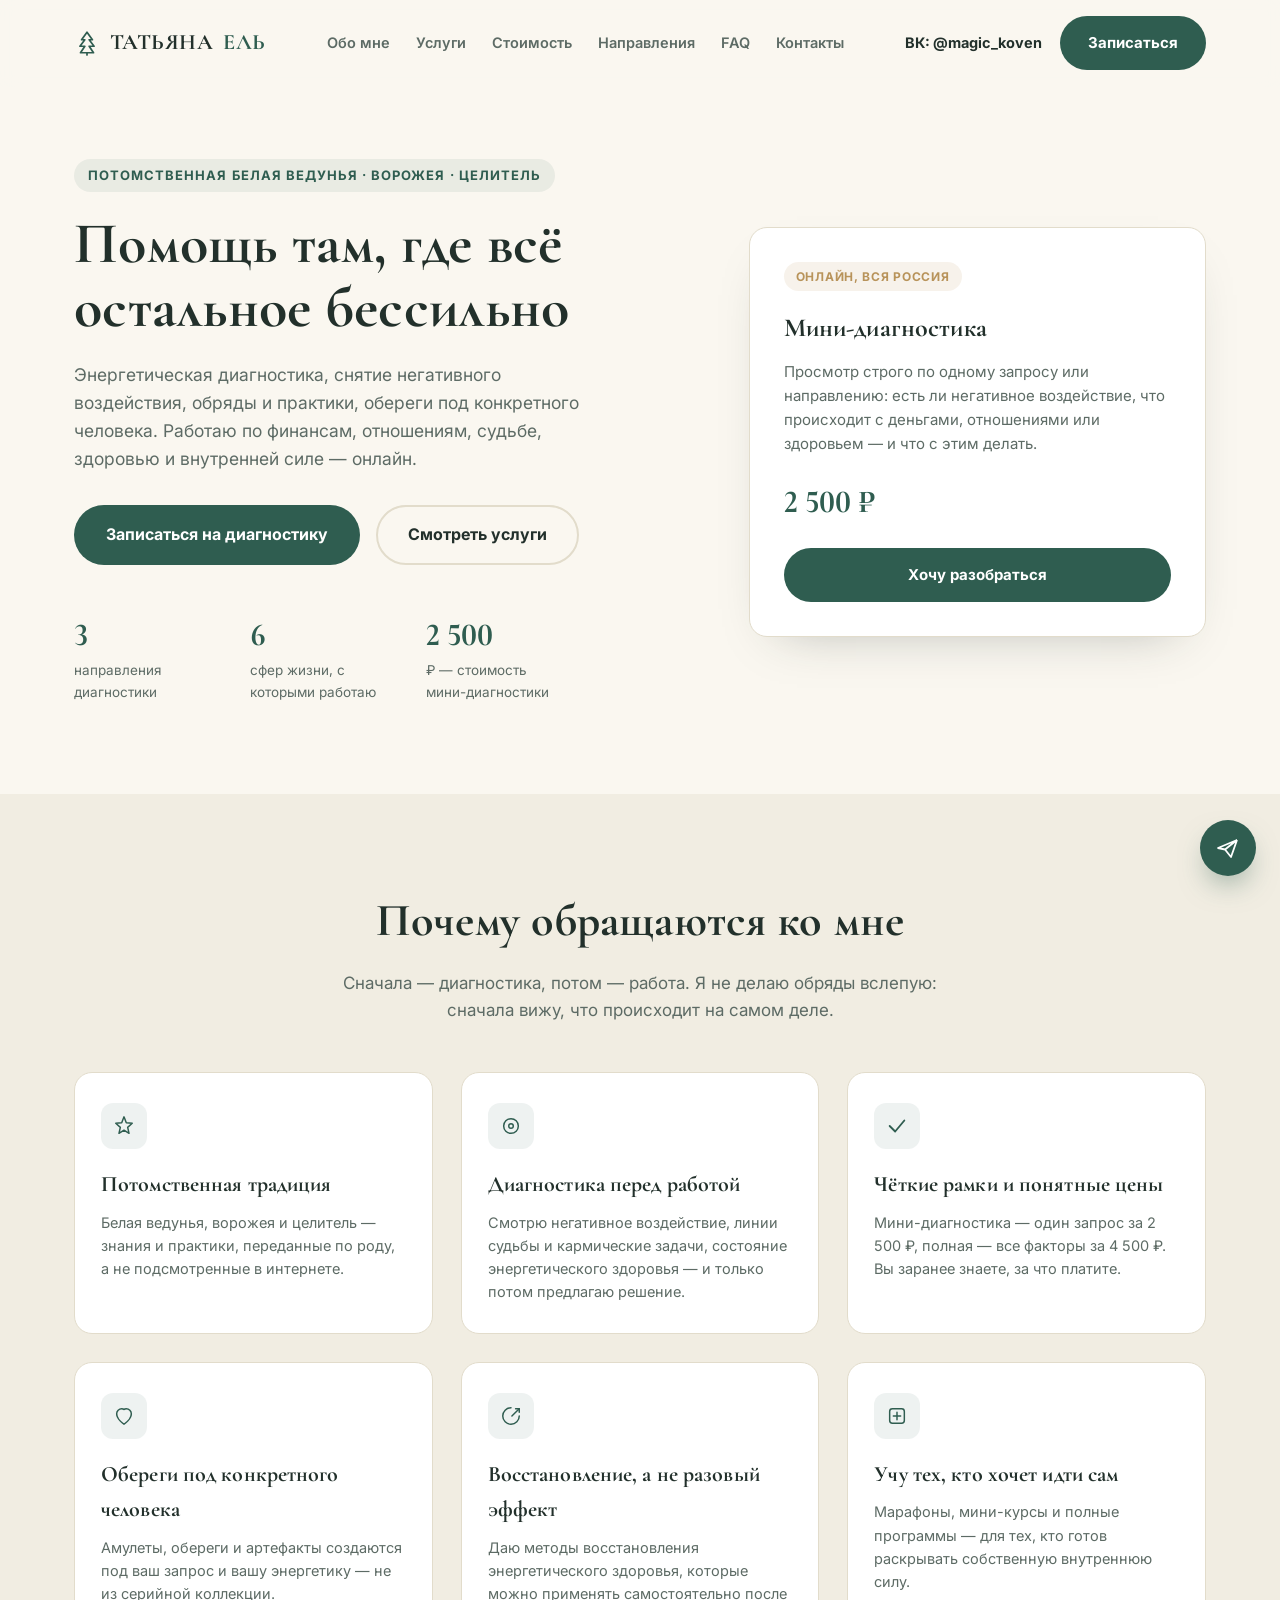
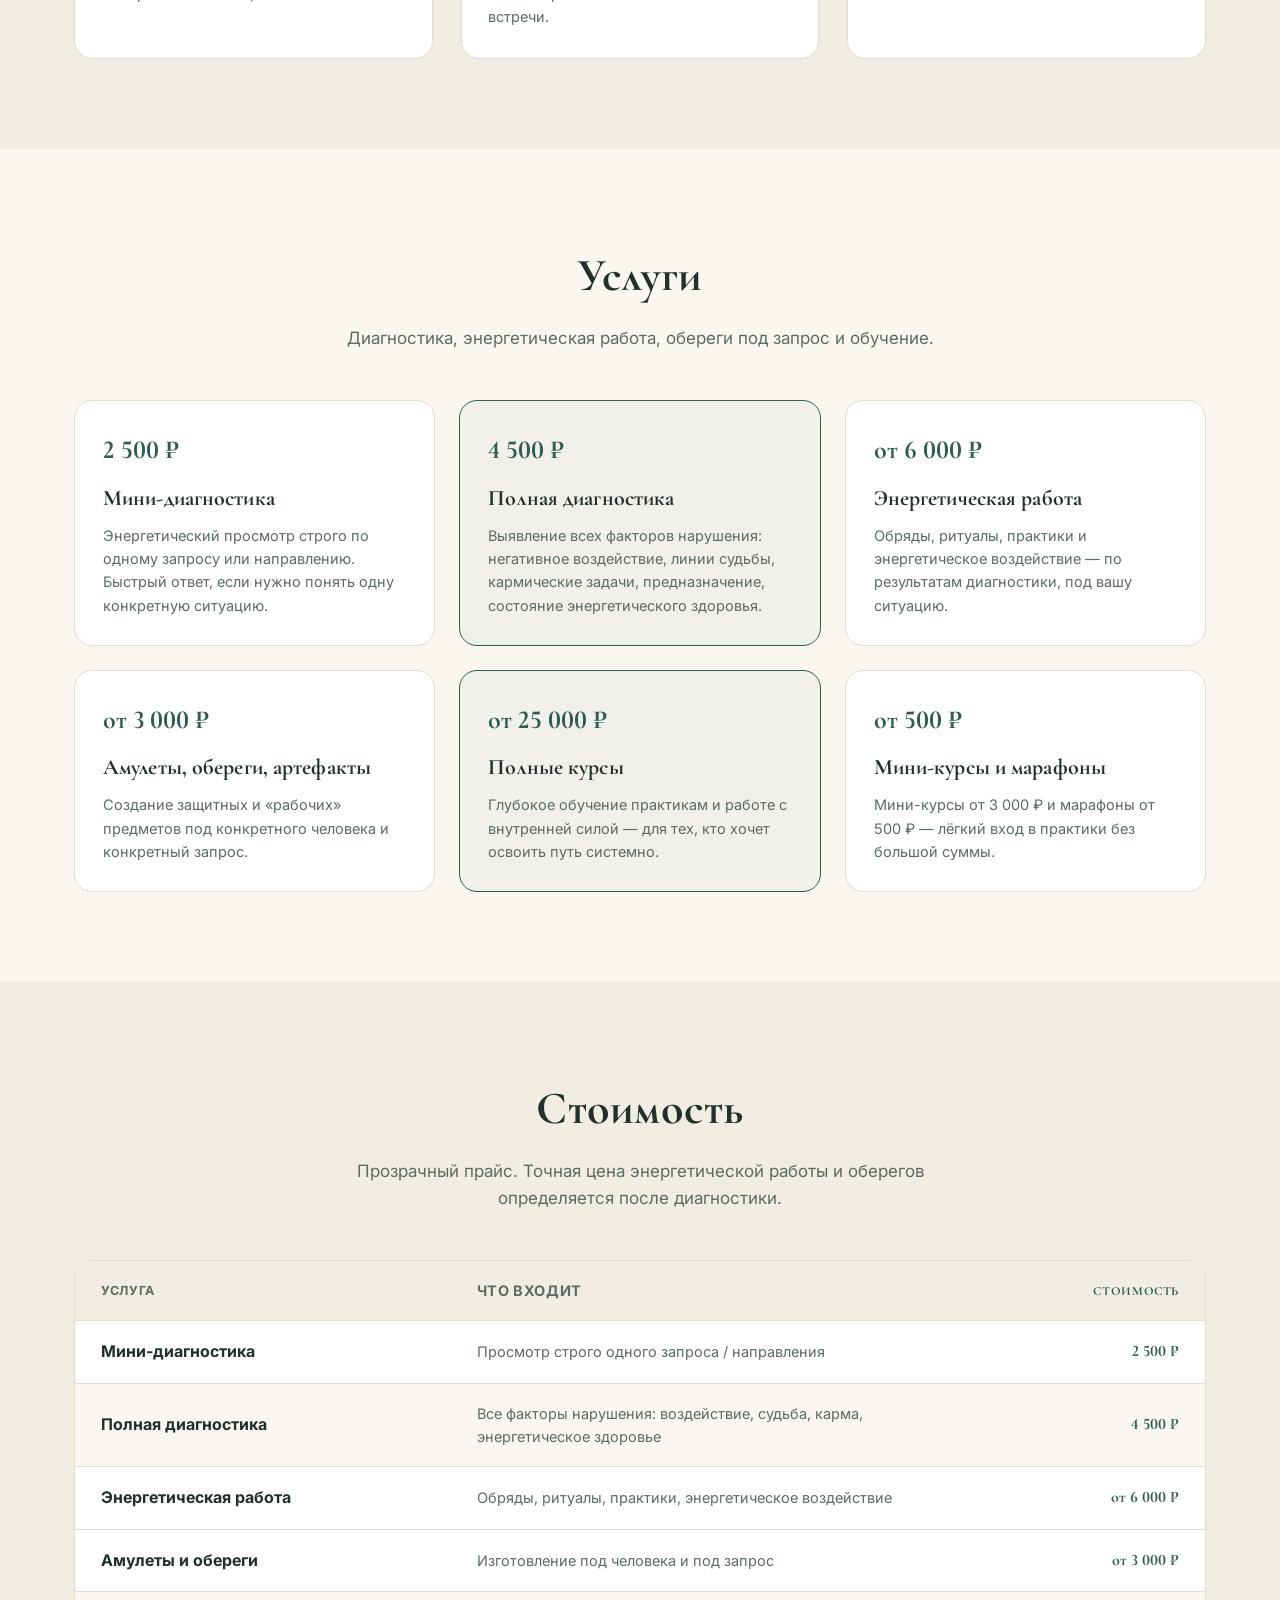
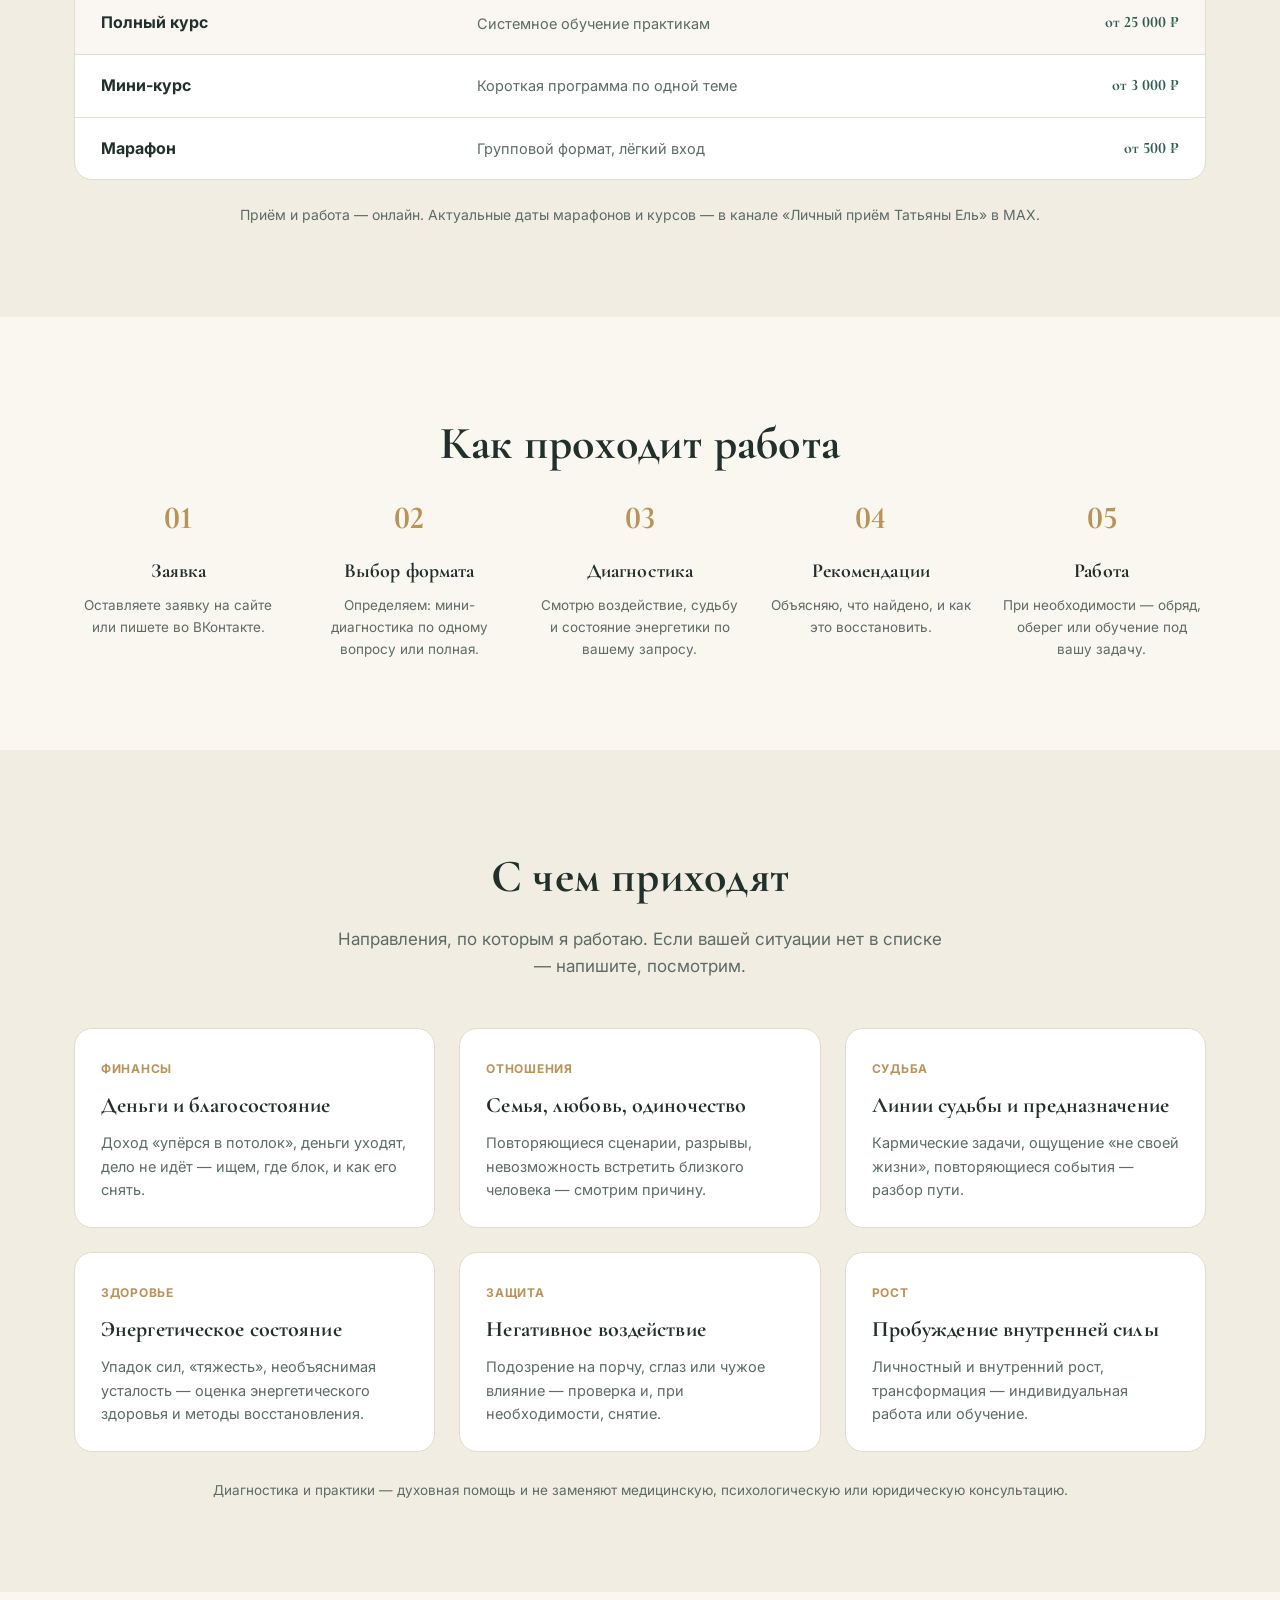
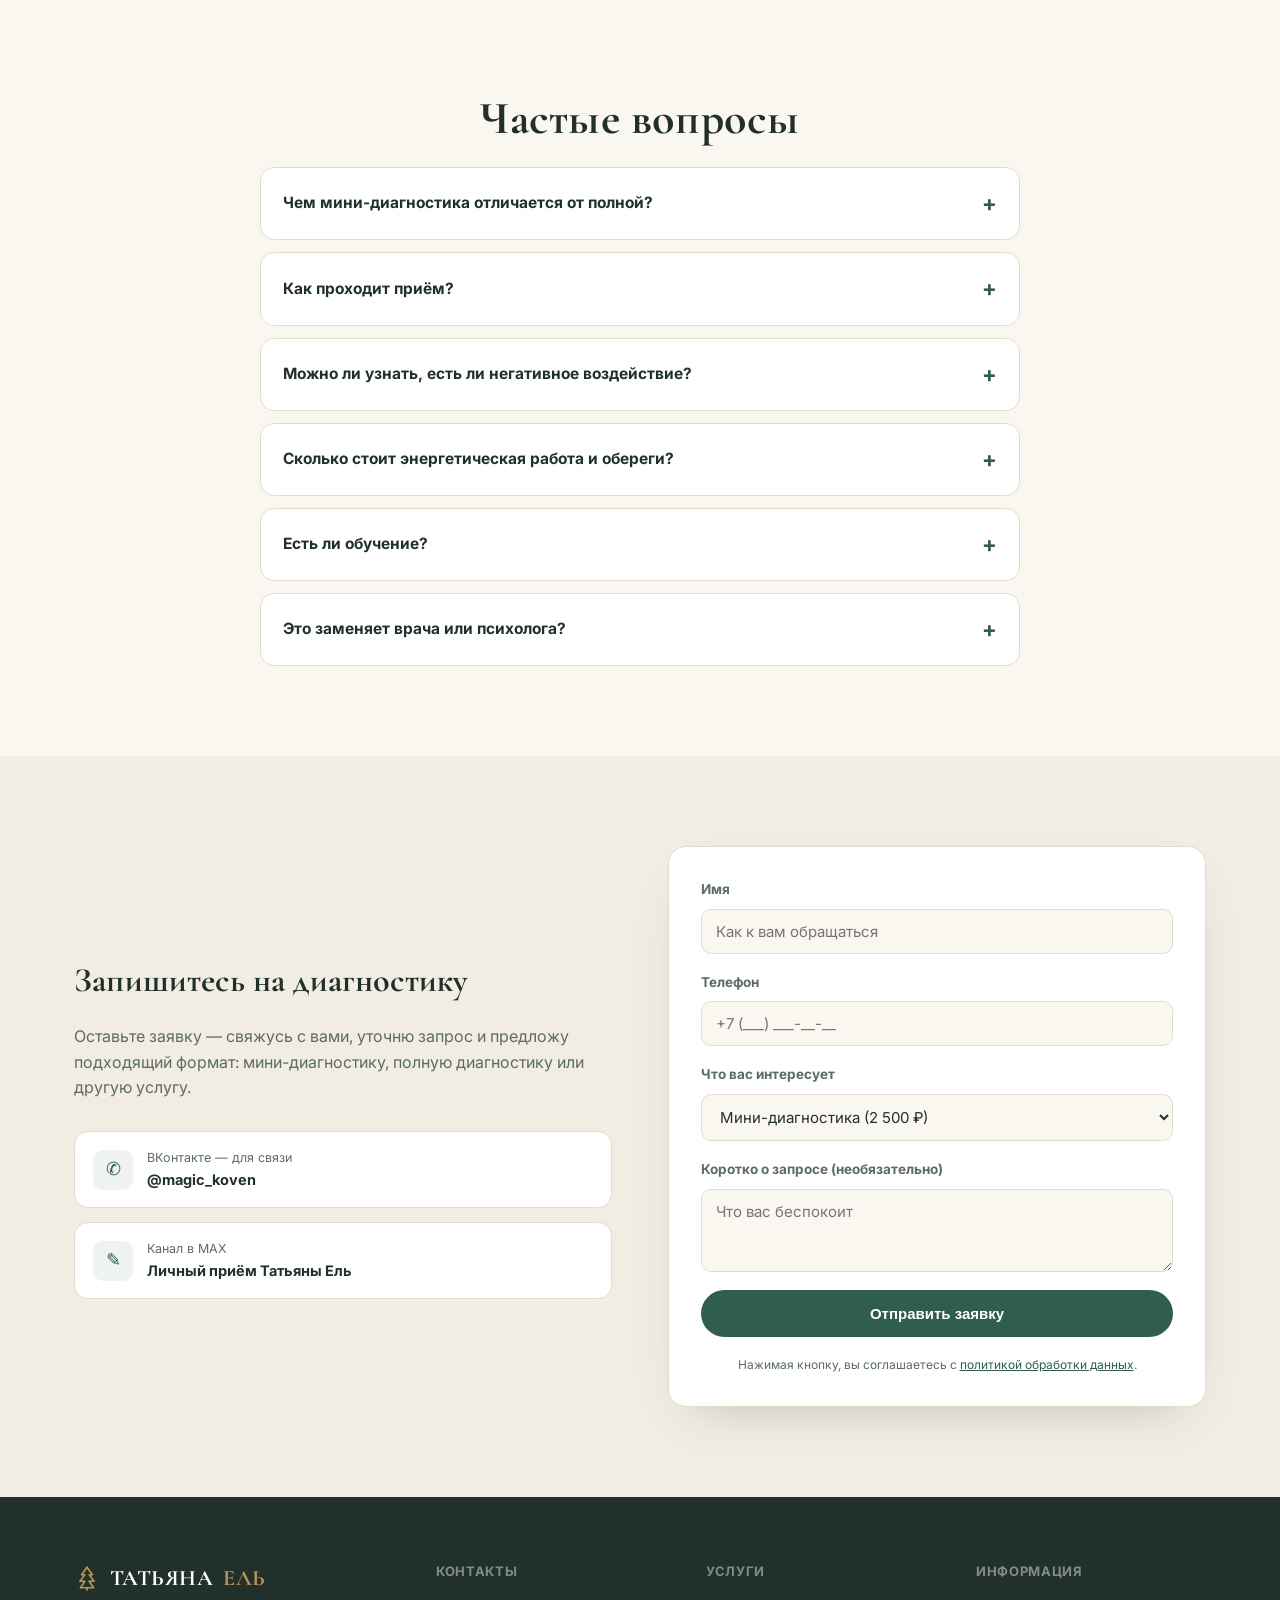
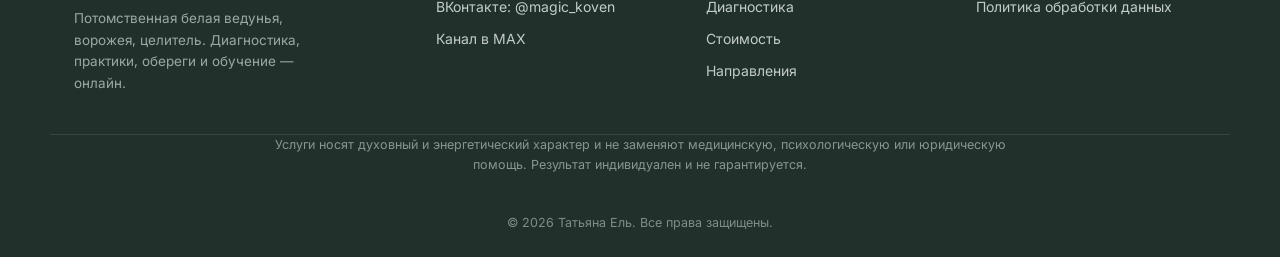
<file: index.html>
<!DOCTYPE html>
<html lang="ru">
<head>
<meta charset="UTF-8">
<meta name="viewport" content="width=device-width, initial-scale=1.0">
<title>Татьяна Ель — потомственная белая ведунья, ворожея, целитель</title>
<meta name="description" content="Энергетическая диагностика от 2 500 ₽, снятие негатива, обряды и практики, амулеты и обереги под запрос, обучение. Помощь там, где всё остальное бессильно. Онлайн.">
<link rel="preconnect" href="https://fonts.googleapis.com">
<link rel="preconnect" href="https://fonts.gstatic.com" crossorigin>
<link href="https://fonts.googleapis.com/css2?family=Cormorant+Garamond:wght@500;600;700&family=Inter:wght@400;500;600;700;800&display=swap" rel="stylesheet">
<link rel="stylesheet" href="styles.css">
</head>
<body>

<header class="header" id="header">
  <div class="header__inner container">
    <a href="#top" class="logo"><svg viewBox="0 0 24 24" fill="none" aria-hidden="true"><path d="M12 2L7 9h3L5.5 15H10l-4 6h12l-4-6h4.5L14 9h3L12 2Z" stroke="currentColor" stroke-width="1.6" stroke-linejoin="round"/><path d="M12 21v2" stroke="currentColor" stroke-width="1.6" stroke-linecap="round"/></svg>ТАТЬЯНА <span>ЕЛЬ</span></a>
    <nav class="nav" id="nav">
      <a href="#about">Обо мне</a>
      <a href="#services">Услуги</a>
      <a href="#price">Стоимость</a>
      <a href="#directions">Направления</a>
      <a href="#faq">FAQ</a>
      <a href="#contacts">Контакты</a>
    </nav>
    <div class="header__actions">
      <a href="https://vk.com/magic_koven" class="header__phone" target="_blank" rel="noopener">ВК: @magic_koven</a>
      <a href="#form" class="btn btn--primary">Записаться</a>
      <button class="burger" id="burger" aria-label="Меню"><span></span><span></span><span></span></button>
    </div>
  </div>
</header>

<main id="top">

  <section class="hero">
    <div class="container hero__inner">
      <div class="hero__text">
        <span class="eyebrow">Потомственная белая ведунья · ворожея · целитель</span>
        <h1>Помощь там, где всё остальное бессильно</h1>
        <p class="hero__lead">Энергетическая диагностика, снятие негативного воздействия, обряды и практики, обереги под конкретного человека. Работаю по финансам, отношениям, судьбе, здоровью и внутренней силе — онлайн.</p>
        <div class="hero__cta">
          <a href="#form" class="btn btn--primary btn--lg">Записаться на диагностику</a>
          <a href="#services" class="btn btn--ghost btn--lg">Смотреть услуги</a>
        </div>
        <div class="hero__stats">
          <div class="stat"><span class="stat__num" data-target="3">0</span><span class="stat__label">направления диагностики</span></div>
          <div class="stat"><span class="stat__num" data-target="6">0</span><span class="stat__label">сфер жизни, с которыми работаю</span></div>
          <div class="stat"><span class="stat__num" data-target="2500">0</span><span class="stat__label">₽ — стоимость мини-диагностики</span></div>
        </div>
      </div>
      <div class="hero__card">
        <div class="hero__card-badge">Онлайн, вся Россия</div>
        <h3>Мини-диагностика</h3>
        <p>Просмотр строго по одному запросу или направлению: есть ли негативное воздействие, что происходит с деньгами, отношениями или здоровьем — и что с этим делать.</p>
        <div class="hero__card-price">2 500 ₽</div>
        <a href="#form" class="btn btn--primary btn--block">Хочу разобраться</a>
      </div>
    </div>
  </section>

  <section class="adv-section" id="about">
    <div class="container">
      <h2 class="section-title">Почему обращаются ко мне</h2>
      <p class="section-lead">Сначала — диагностика, потом — работа. Я не делаю обряды вслепую: сначала вижу, что происходит на самом деле.</p>
      <div class="adv-grid">
        <div class="adv">
          <div class="adv__icon"><svg viewBox="0 0 24 24" fill="none"><path d="M12 2L14.5 8.5L21 9L16 13.5L17.5 20L12 16.5L6.5 20L8 13.5L3 9L9.5 8.5L12 2Z" stroke="currentColor" stroke-width="1.6" stroke-linejoin="round"/></svg></div>
          <h3>Потомственная традиция</h3>
          <p>Белая ведунья, ворожея и целитель — знания и практики, переданные по роду, а не подсмотренные в интернете.</p>
        </div>
        <div class="adv">
          <div class="adv__icon"><svg viewBox="0 0 24 24" fill="none"><circle cx="12" cy="12" r="8" stroke="currentColor" stroke-width="1.6"/><circle cx="12" cy="12" r="2.5" stroke="currentColor" stroke-width="1.6"/></svg></div>
          <h3>Диагностика перед работой</h3>
          <p>Смотрю негативное воздействие, линии судьбы и кармические задачи, состояние энергетического здоровья — и только потом предлагаю решение.</p>
        </div>
        <div class="adv">
          <div class="adv__icon"><svg viewBox="0 0 24 24" fill="none"><path d="M4 12L10 18L20 6" stroke="currentColor" stroke-width="2" stroke-linecap="round" stroke-linejoin="round"/></svg></div>
          <h3>Чёткие рамки и понятные цены</h3>
          <p>Мини-диагностика — один запрос за 2 500 ₽, полная — все факторы за 4 500 ₽. Вы заранее знаете, за что платите.</p>
        </div>
        <div class="adv">
          <div class="adv__icon"><svg viewBox="0 0 24 24" fill="none"><path d="M12 21C12 21 4 15.5 4 9.5C4 6.5 6.5 4 9.5 4C11 4 12 5 12 5C12 5 13 4 14.5 4C17.5 4 20 6.5 20 9.5C20 15.5 12 21 12 21Z" stroke="currentColor" stroke-width="1.6" stroke-linejoin="round"/></svg></div>
          <h3>Обереги под конкретного человека</h3>
          <p>Амулеты, обереги и артефакты создаются под ваш запрос и вашу энергетику — не из серийной коллекции.</p>
        </div>
        <div class="adv">
          <div class="adv__icon"><svg viewBox="0 0 24 24" fill="none"><path d="M12 3C7 3 3 7 3 12C3 17 7 21 12 21C17 21 21 17 21 12" stroke="currentColor" stroke-width="1.6" stroke-linecap="round"/><path d="M17 4L21 4L21 8" stroke="currentColor" stroke-width="1.6" stroke-linecap="round" stroke-linejoin="round"/><path d="M21 4L13 12" stroke="currentColor" stroke-width="1.6" stroke-linecap="round"/></svg></div>
          <h3>Восстановление, а не разовый эффект</h3>
          <p>Даю методы восстановления энергетического здоровья, которые можно применять самостоятельно после встречи.</p>
        </div>
        <div class="adv">
          <div class="adv__icon"><svg viewBox="0 0 24 24" fill="none"><rect x="4" y="4" width="16" height="16" rx="3" stroke="currentColor" stroke-width="1.6"/><path d="M8 12H16M12 8V16" stroke="currentColor" stroke-width="1.6" stroke-linecap="round"/></svg></div>
          <h3>Учу тех, кто хочет идти сам</h3>
          <p>Марафоны, мини-курсы и полные программы — для тех, кто готов раскрывать собственную внутреннюю силу.</p>
        </div>
      </div>
    </div>
  </section>

  <section class="services" id="services">
    <div class="container">
      <h2 class="section-title">Услуги</h2>
      <p class="section-lead">Диагностика, энергетическая работа, обереги под запрос и обучение.</p>
      <div class="services__grid">
        <div class="service">
          <div class="service__price">2 500 ₽</div>
          <h3>Мини-диагностика</h3>
          <p>Энергетический просмотр строго по одному запросу или направлению. Быстрый ответ, если нужно понять одну конкретную ситуацию.</p>
        </div>
        <div class="service service--accent">
          <div class="service__price">4 500 ₽</div>
          <h3>Полная диагностика</h3>
          <p>Выявление всех факторов нарушения: негативное воздействие, линии судьбы, кармические задачи, предназначение, состояние энергетического здоровья.</p>
        </div>
        <div class="service">
          <div class="service__price">от 6 000 ₽</div>
          <h3>Энергетическая работа</h3>
          <p>Обряды, ритуалы, практики и энергетическое воздействие — по результатам диагностики, под вашу ситуацию.</p>
        </div>
        <div class="service">
          <div class="service__price">от 3 000 ₽</div>
          <h3>Амулеты, обереги, артефакты</h3>
          <p>Создание защитных и «рабочих» предметов под конкретного человека и конкретный запрос.</p>
        </div>
        <div class="service service--accent">
          <div class="service__price">от 25 000 ₽</div>
          <h3>Полные курсы</h3>
          <p>Глубокое обучение практикам и работе с внутренней силой — для тех, кто хочет освоить путь системно.</p>
        </div>
        <div class="service">
          <div class="service__price">от 500 ₽</div>
          <h3>Мини-курсы и марафоны</h3>
          <p>Мини-курсы от 3 000 ₽ и марафоны от 500 ₽ — лёгкий вход в практики без большой суммы.</p>
        </div>
      </div>
    </div>
  </section>

  <section class="price" id="price">
    <div class="container">
      <h2 class="section-title">Стоимость</h2>
      <p class="section-lead">Прозрачный прайс. Точная цена энергетической работы и оберегов определяется после диагностики.</p>
      <div class="price__table">
        <div class="price__row price__row--head"><span>Услуга</span><span>Что входит</span><span>Стоимость</span></div>
        <div class="price__row"><span>Мини-диагностика</span><span>Просмотр строго одного запроса / направления</span><span>2 500 ₽</span></div>
        <div class="price__row price__row--accent"><span>Полная диагностика</span><span>Все факторы нарушения: воздействие, судьба, карма, энергетическое здоровье</span><span>4 500 ₽</span></div>
        <div class="price__row"><span>Энергетическая работа</span><span>Обряды, ритуалы, практики, энергетическое воздействие</span><span>от 6 000 ₽</span></div>
        <div class="price__row"><span>Амулеты и обереги</span><span>Изготовление под человека и под запрос</span><span>от 3 000 ₽</span></div>
        <div class="price__row price__row--accent"><span>Полный курс</span><span>Системное обучение практикам</span><span>от 25 000 ₽</span></div>
        <div class="price__row"><span>Мини-курс</span><span>Короткая программа по одной теме</span><span>от 3 000 ₽</span></div>
        <div class="price__row"><span>Марафон</span><span>Групповой формат, лёгкий вход</span><span>от 500 ₽</span></div>
      </div>
      <p class="price__note">Приём и работа — онлайн. Актуальные даты марафонов и курсов — в канале «Личный приём Татьяны Ель» в MAX.</p>
    </div>
  </section>

  <section class="process">
    <div class="container">
      <h2 class="section-title">Как проходит работа</h2>
      <div class="process__grid">
        <div class="step"><div class="step__num">01</div><h3>Заявка</h3><p>Оставляете заявку на сайте или пишете во ВКонтакте.</p></div>
        <div class="step"><div class="step__num">02</div><h3>Выбор формата</h3><p>Определяем: мини-диагностика по одному вопросу или полная.</p></div>
        <div class="step"><div class="step__num">03</div><h3>Диагностика</h3><p>Смотрю воздействие, судьбу и состояние энергетики по вашему запросу.</p></div>
        <div class="step"><div class="step__num">04</div><h3>Рекомендации</h3><p>Объясняю, что найдено, и как это восстановить.</p></div>
        <div class="step"><div class="step__num">05</div><h3>Работа</h3><p>При необходимости — обряд, оберег или обучение под вашу задачу.</p></div>
      </div>
    </div>
  </section>

  <section class="reviews" id="directions">
    <div class="container">
      <h2 class="section-title">С чем приходят</h2>
      <p class="section-lead">Направления, по которым я работаю. Если вашей ситуации нет в списке — напишите, посмотрим.</p>
      <div class="cases__grid">
        <div class="case"><span class="case__tag">Финансы</span><h3>Деньги и благосостояние</h3><p>Доход «упёрся в потолок», деньги уходят, дело не идёт — ищем, где блок, и как его снять.</p></div>
        <div class="case"><span class="case__tag">Отношения</span><h3>Семья, любовь, одиночество</h3><p>Повторяющиеся сценарии, разрывы, невозможность встретить близкого человека — смотрим причину.</p></div>
        <div class="case"><span class="case__tag">Судьба</span><h3>Линии судьбы и предназначение</h3><p>Кармические задачи, ощущение «не своей жизни», повторяющиеся события — разбор пути.</p></div>
        <div class="case"><span class="case__tag">Здоровье</span><h3>Энергетическое состояние</h3><p>Упадок сил, «тяжесть», необъяснимая усталость — оценка энергетического здоровья и методы восстановления.</p></div>
        <div class="case"><span class="case__tag">Защита</span><h3>Негативное воздействие</h3><p>Подозрение на порчу, сглаз или чужое влияние — проверка и, при необходимости, снятие.</p></div>
        <div class="case"><span class="case__tag">Рост</span><h3>Пробуждение внутренней силы</h3><p>Личностный и внутренний рост, трансформация — индивидуальная работа или обучение.</p></div>
      </div>
      <p class="cases__note">Диагностика и практики — духовная помощь и не заменяют медицинскую, психологическую или юридическую консультацию.</p>
    </div>
  </section>

  <section class="faq" id="faq">
    <div class="container">
      <h2 class="section-title">Частые вопросы</h2>
      <div class="faq__list">
        <details class="faq__item"><summary>Чем мини-диагностика отличается от полной?</summary><p>Мини-диагностика (2 500 ₽) — просмотр строго одного запроса или направления, например «деньги» или «отношения». Полная (4 500 ₽) выявляет все факторы нарушения сразу: воздействие, линии судьбы, кармические задачи и состояние энергетического здоровья.</p></details>
        <details class="faq__item"><summary>Как проходит приём?</summary><p>Онлайн. После заявки согласуем формат и время, затем я провожу диагностику и объясняю результат и рекомендации.</p></details>
        <details class="faq__item"><summary>Можно ли узнать, есть ли негативное воздействие?</summary><p>Да, это входит в диагностику. Если воздействие есть, объясню, что это и как с ним работать — энергетической работой или практиками, которые можно делать самостоятельно.</p></details>
        <details class="faq__item"><summary>Сколько стоит энергетическая работа и обереги?</summary><p>Обряды и практики — от 6 000 ₽, амулеты и обереги — от 3 000 ₽. Точная цена зависит от запроса и определяется после диагностики.</p></details>
        <details class="faq__item"><summary>Есть ли обучение?</summary><p>Да: марафоны от 500 ₽, мини-курсы от 3 000 ₽ и полные курсы от 25 000 ₽. Актуальные наборы объявляются в канале в MAX.</p></details>
        <details class="faq__item"><summary>Это заменяет врача или психолога?</summary><p>Нет. Моя помощь — духовная и энергетическая. При проблемах со здоровьем обязательно обращайтесь к врачу — практики могут стать дополнением, но не заменой лечения.</p></details>
      </div>
    </div>
  </section>

  <section class="form-section" id="form">
    <div class="container form-section__inner">
      <div class="form-section__text">
        <h2>Запишитесь на диагностику</h2>
        <p>Оставьте заявку — свяжусь с вами, уточню запрос и предложу подходящий формат: мини-диагностику, полную диагностику или другую услугу.</p>
        <div class="form-section__contact">
          <a href="https://vk.com/magic_koven" target="_blank" rel="noopener" class="contact-card">
            <span class="contact-card__icon">✆</span>
            <div><div class="contact-card__label">ВКонтакте — для связи</div><div class="contact-card__value">@magic_koven</div></div>
          </a>
          <a href="https://max.ru/channel_tatyana_ell" target="_blank" rel="noopener" class="contact-card">
            <span class="contact-card__icon">✎</span>
            <div><div class="contact-card__label">Канал в MAX</div><div class="contact-card__value">Личный приём Татьяны Ель</div></div>
          </a>
        </div>
      </div>
      <form class="form" id="leadForm">
        <input type="text" name="_gotcha" style="display:none" tabindex="-1" autocomplete="off">
        <label><span>Имя</span><input type="text" name="name" placeholder="Как к вам обращаться" required></label>
        <label><span>Телефон</span><input type="tel" name="phone" placeholder="+7 (___) ___-__-__" required></label>
        <label><span>Что вас интересует</span>
          <select name="topic">
            <option>Мини-диагностика (2 500 ₽)</option>
            <option>Полная диагностика (4 500 ₽)</option>
            <option>Энергетическая работа / обряд</option>
            <option>Амулет / оберег</option>
            <option>Обучение (курс / марафон)</option>
            <option>Другое</option>
          </select>
        </label>
        <label><span>Коротко о запросе (необязательно)</span><textarea name="comment" rows="3" placeholder="Что вас беспокоит"></textarea></label>
        <button type="submit" class="btn btn--primary btn--block">Отправить заявку</button>
        <p class="form__note">Нажимая кнопку, вы соглашаетесь с <a href="privacy.html">политикой обработки данных</a>.</p>
      </form>
    </div>
  </section>

</main>

<footer class="footer" id="contacts">
  <div class="container footer__inner">
    <div class="footer__brand">
      <div class="logo"><svg viewBox="0 0 24 24" fill="none" aria-hidden="true"><path d="M12 2L7 9h3L5.5 15H10l-4 6h12l-4-6h4.5L14 9h3L12 2Z" stroke="currentColor" stroke-width="1.6" stroke-linejoin="round"/><path d="M12 21v2" stroke="currentColor" stroke-width="1.6" stroke-linecap="round"/></svg>ТАТЬЯНА <span>ЕЛЬ</span></div>
      <p>Потомственная белая ведунья, ворожея, целитель. Диагностика, практики, обереги и обучение — онлайн.</p>
    </div>
    <div class="footer__col">
      <h4>Контакты</h4>
      <a href="https://vk.com/magic_koven" target="_blank" rel="noopener">ВКонтакте: @magic_koven</a>
      <a href="https://max.ru/channel_tatyana_ell" target="_blank" rel="noopener">Канал в MAX</a>
    </div>
    <div class="footer__col">
      <h4>Услуги</h4>
      <a href="#services">Диагностика</a>
      <a href="#price">Стоимость</a>
      <a href="#directions">Направления</a>
    </div>
    <div class="footer__col">
      <h4>Информация</h4>
      <a href="privacy.html">Политика обработки данных</a>
    </div>
  </div>
  <div class="container">
    <p class="disclaimer">Услуги носят духовный и энергетический характер и не заменяют медицинскую, психологическую или юридическую помощь. Результат индивидуален и не гарантируется.</p>
  </div>
  <div class="container footer__bottom">
    <span>© <span id="year"></span> Татьяна Ель. Все права защищены.</span>
  </div>
</footer>

<a href="https://vk.com/magic_koven" target="_blank" rel="noopener" class="fab" aria-label="Написать во ВКонтакте">
  <svg viewBox="0 0 24 24" fill="none"><path d="M21 4L2 12L9 13.5M21 4L15 21L9 13.5M21 4L9 13.5" stroke="currentColor" stroke-width="1.8" stroke-linejoin="round"/></svg>
</a>

<script src="script.js"></script>
</body>
</html>
</file>
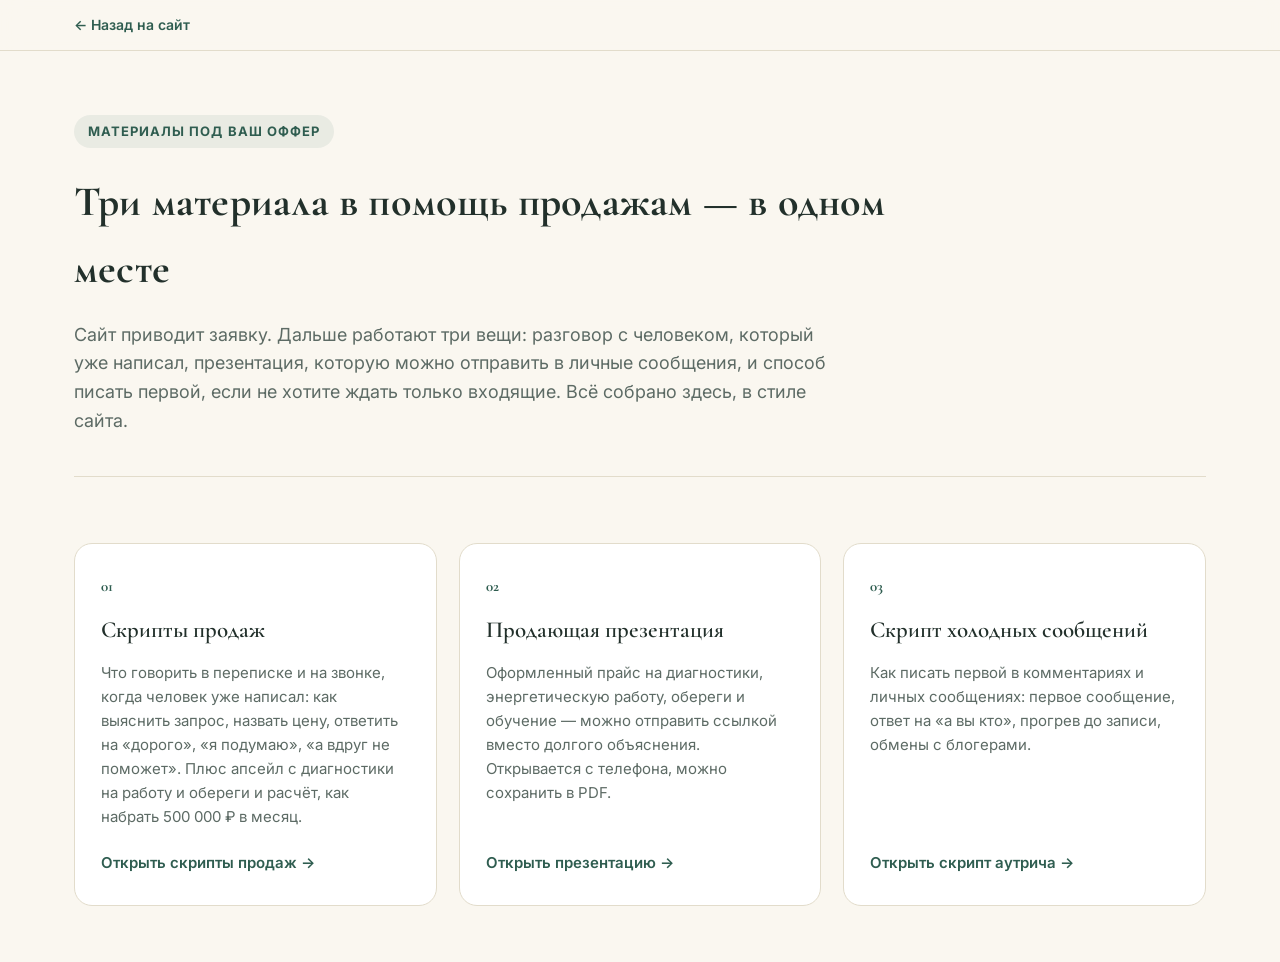
<file: materials.html>
<!DOCTYPE html>
<html lang="ru">
<head>
<meta charset="UTF-8">
<meta name="viewport" content="width=device-width, initial-scale=1.0">
<title>Материалы для продаж — Татьяна Ель</title>
<meta name="description" content="Скрипты продаж, презентация и скрипт холодных сообщений — под ваш оффер.">
<meta name="robots" content="noindex">
<link rel="preconnect" href="https://fonts.googleapis.com">
<link rel="preconnect" href="https://fonts.gstatic.com" crossorigin>
<link href="https://fonts.googleapis.com/css2?family=Cormorant+Garamond:wght@500;600;700&family=Inter:wght@400;500;600;700;800&display=swap" rel="stylesheet">
<link rel="stylesheet" href="styles.css">
<link rel="stylesheet" href="materials.css">
</head>
<body>

<div class="doc-bar"><div class="doc-bar__inner"><a href="index.html" class="doc-bar__back">← <span>Назад на сайт</span></a></div></div>
<div class="container">
  <section class="doc-hero">
    <p class="eyebrow">Материалы под ваш оффер</p>
    <h1>Три материала в помощь продажам — в одном месте</h1>
    <p class="doc-hero__lead">Сайт приводит заявку. Дальше работают три вещи: разговор с человеком, который уже написал, презентация, которую можно отправить в личные сообщения, и способ писать первой, если не хотите ждать только входящие. Всё собрано здесь, в стиле сайта.</p>
  </section>
  <section class="doc-section">
    <div class="hub-grid">
      <div class="hub-card"><span class="hub-card__num">01</span><p class="hub-card__title">Скрипты продаж</p><p class="hub-card__lead">Что говорить в переписке и на звонке, когда человек уже написал: как выяснить запрос, назвать цену, ответить на «дорого», «я подумаю», «а вдруг не поможет». Плюс апсейл с диагностики на работу и обереги и расчёт, как набрать 500 000 ₽ в месяц.</p><a href="scripts.html" class="hub-card__link">Открыть скрипты продаж →</a></div>
      <div class="hub-card"><span class="hub-card__num">02</span><p class="hub-card__title">Продающая презентация</p><p class="hub-card__lead">Оформленный прайс на диагностики, энергетическую работу, обереги и обучение — можно отправить ссылкой вместо долгого объяснения. Открывается с телефона, можно сохранить в PDF.</p><a href="presentation.html" class="hub-card__link">Открыть презентацию →</a></div>
      <div class="hub-card"><span class="hub-card__num">03</span><p class="hub-card__title">Скрипт холодных сообщений</p><p class="hub-card__lead">Как писать первой в комментариях и личных сообщениях: первое сообщение, ответ на «а вы кто», прогрев до записи, обмены с блогерами.</p><a href="outreach.html" class="hub-card__link">Открыть скрипт аутрича →</a></div>
    </div>
  </section>
</div>
</body>
</html>
</file>
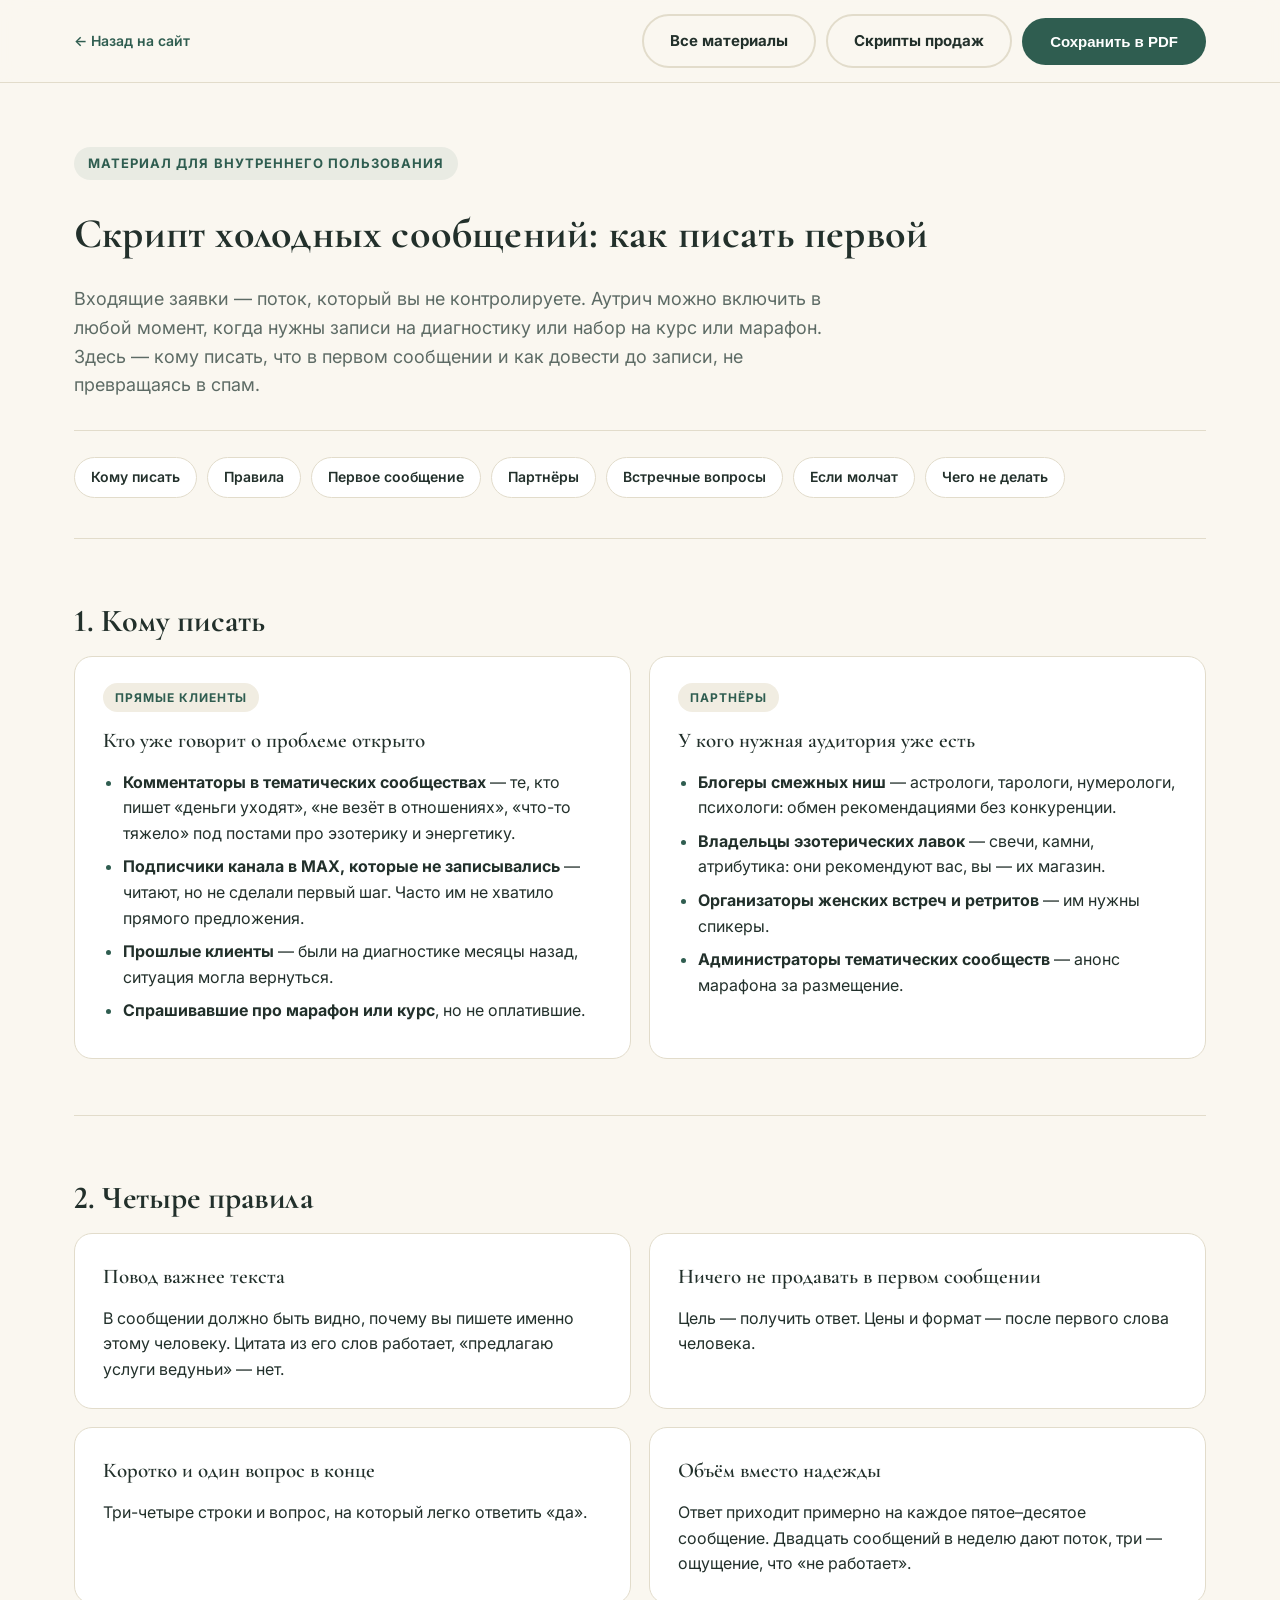
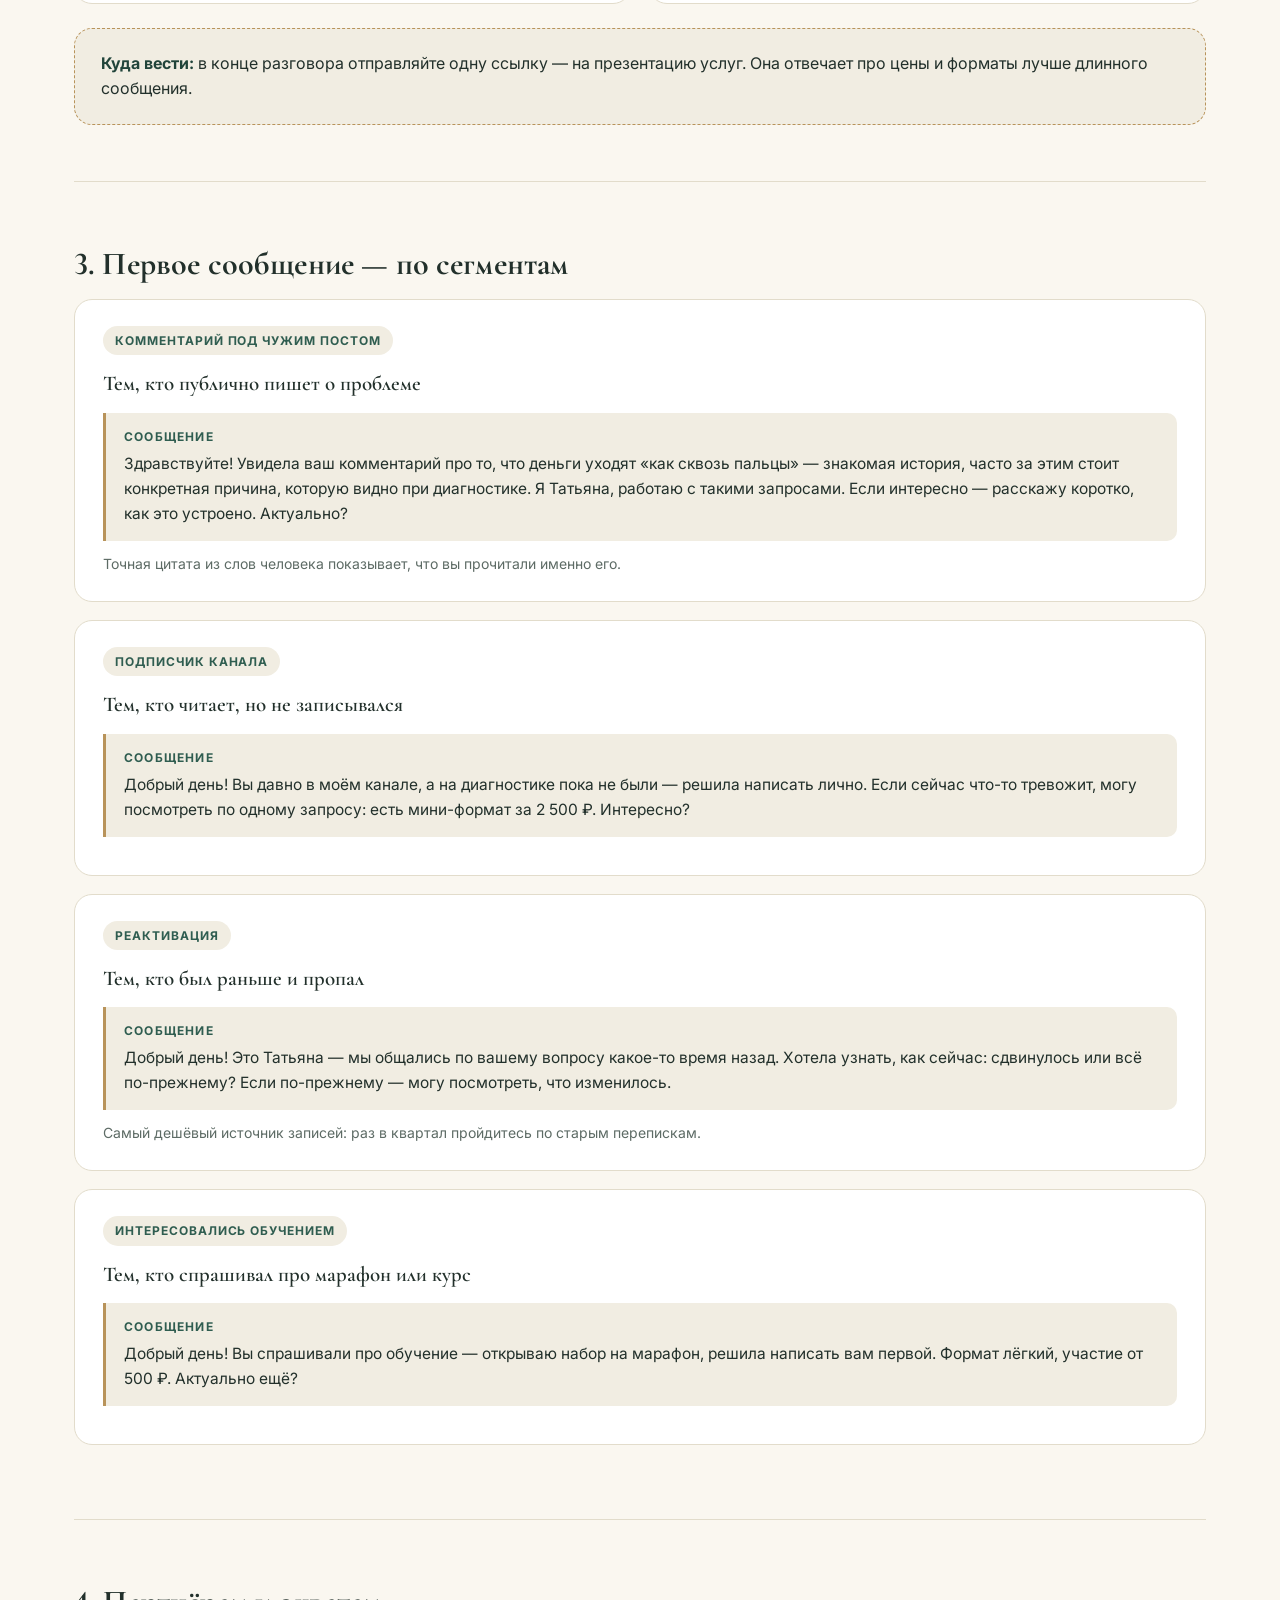
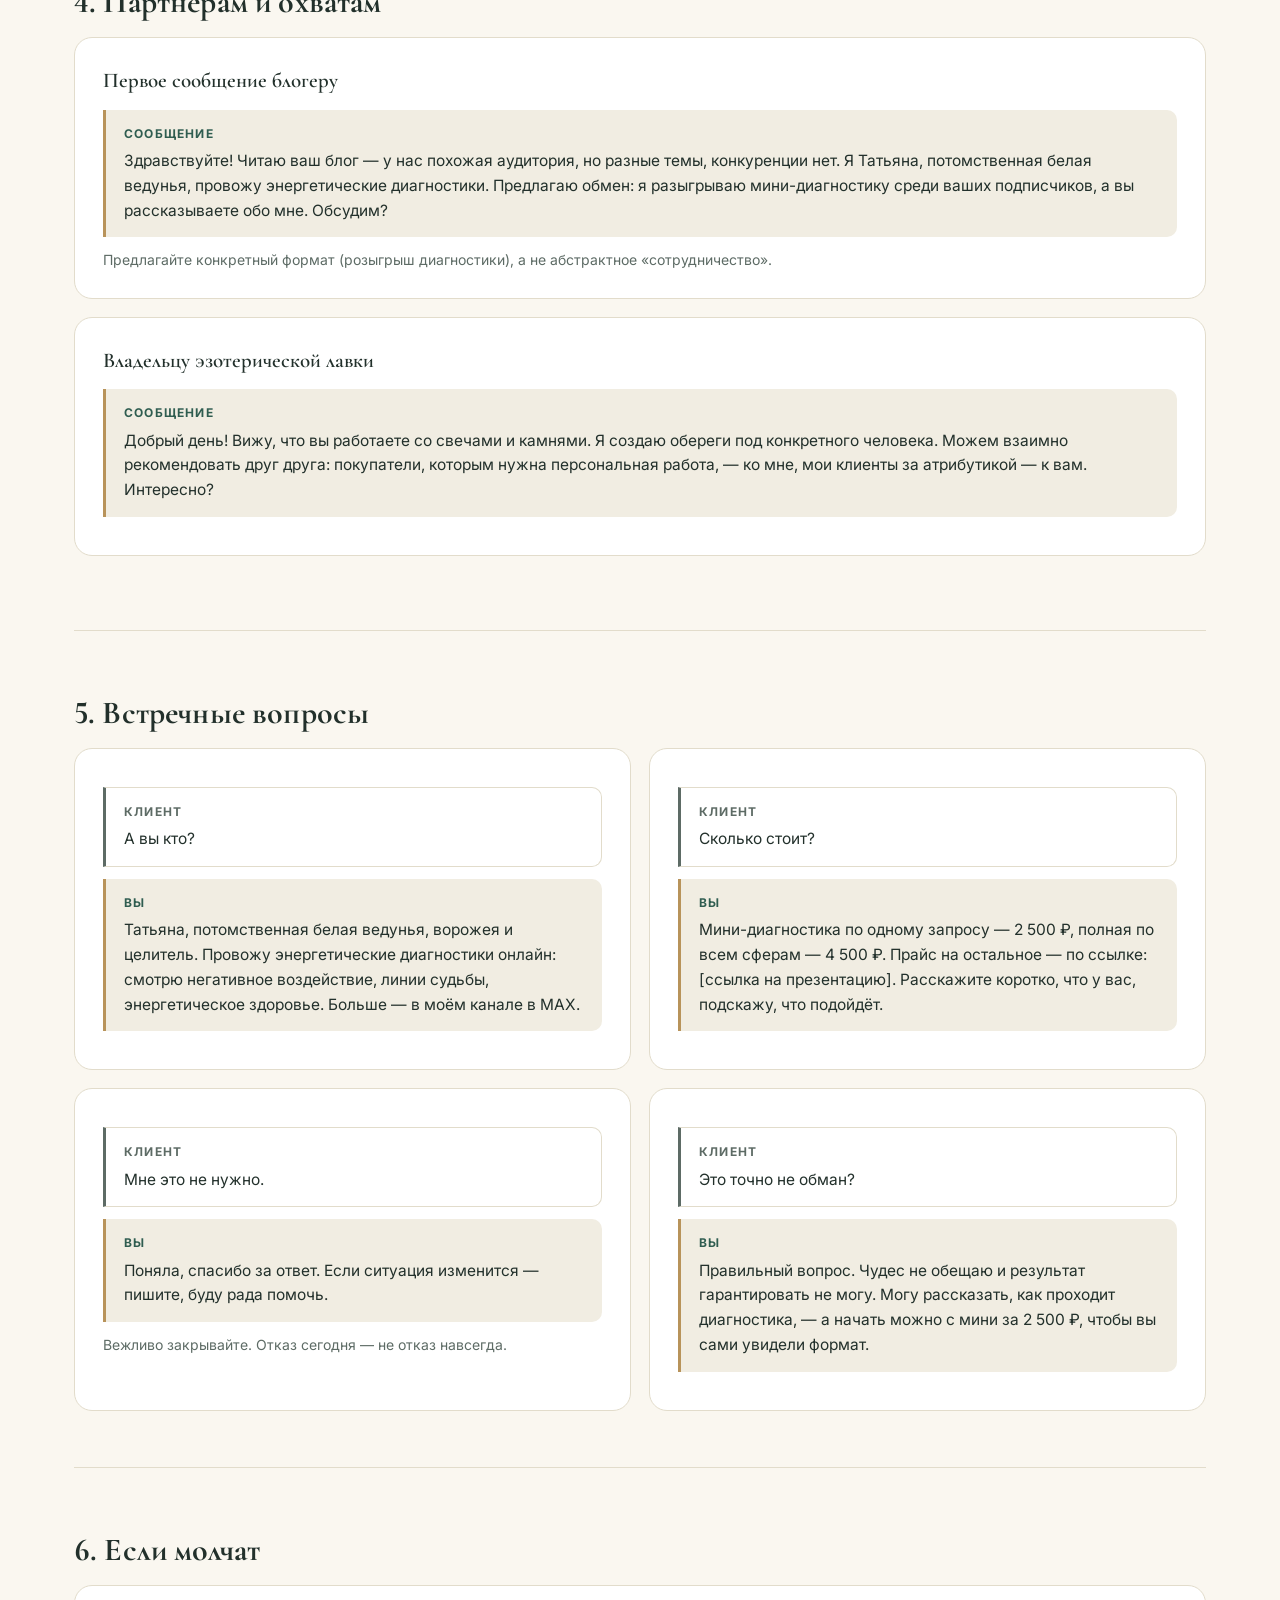
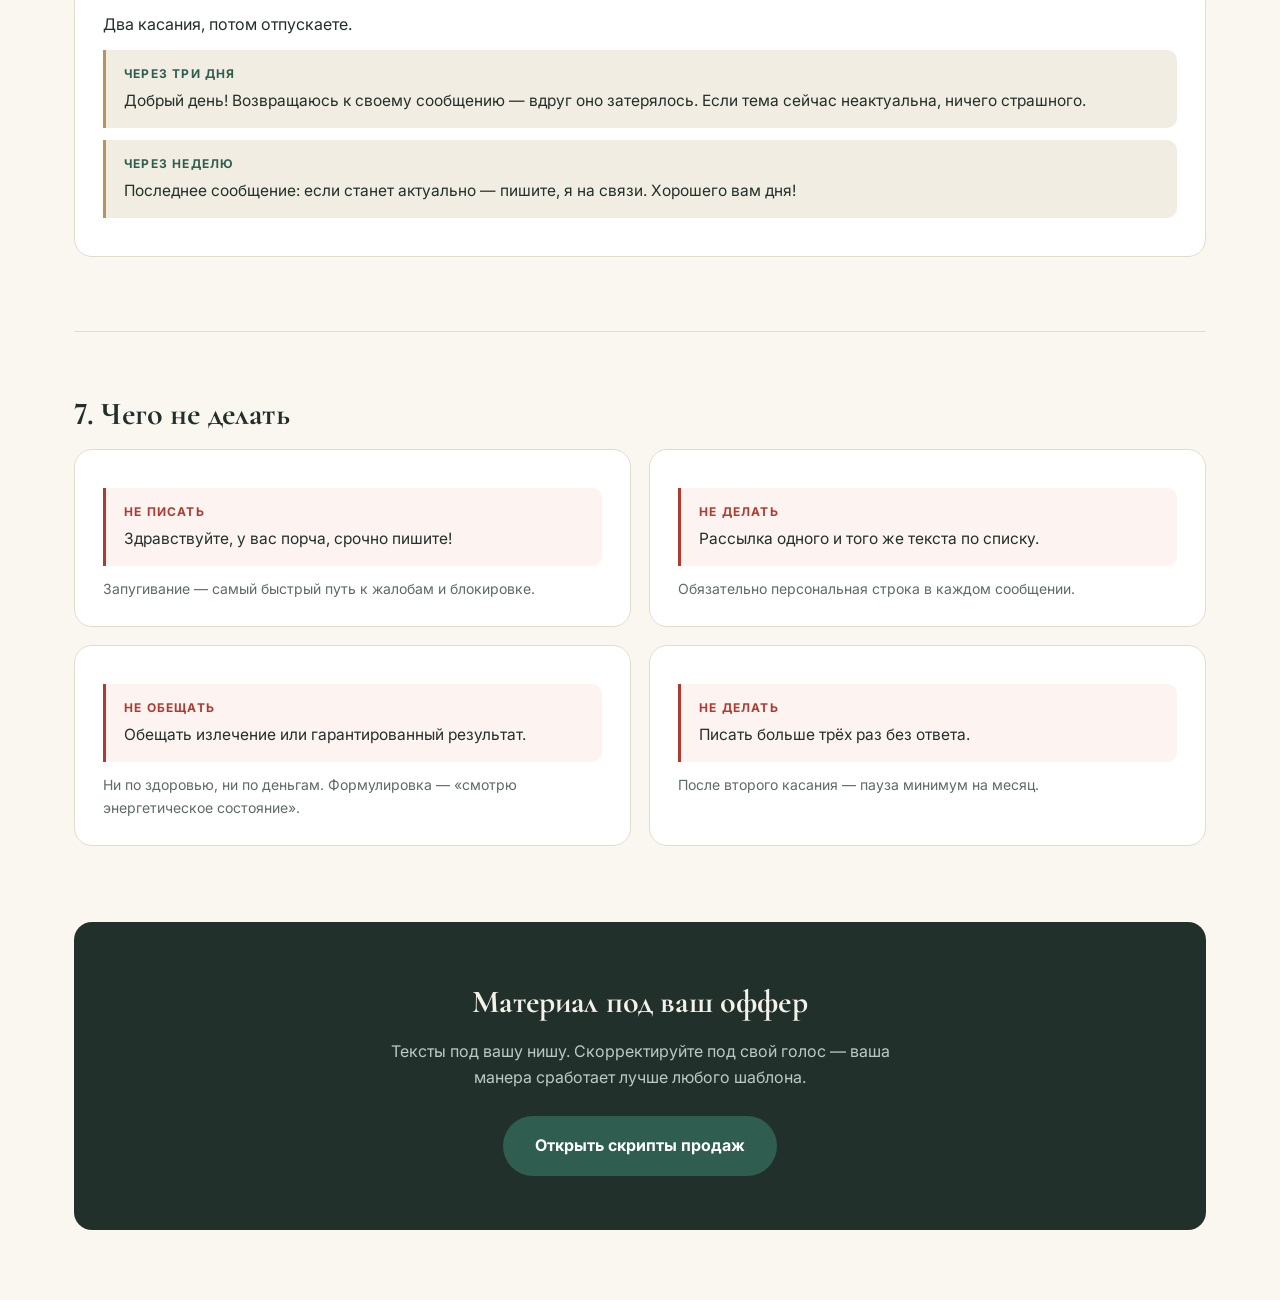
<file: outreach.html>
<!DOCTYPE html>
<html lang="ru">
<head>
<meta charset="UTF-8">
<meta name="viewport" content="width=device-width, initial-scale=1.0">
<title>Скрипт холодных сообщений — Татьяна Ель</title>
<meta name="description" content="Как писать первой: кому, что в первом сообщении, как довести до записи.">
<meta name="robots" content="noindex">
<link rel="preconnect" href="https://fonts.googleapis.com">
<link rel="preconnect" href="https://fonts.gstatic.com" crossorigin>
<link href="https://fonts.googleapis.com/css2?family=Cormorant+Garamond:wght@500;600;700&family=Inter:wght@400;500;600;700;800&display=swap" rel="stylesheet">
<link rel="stylesheet" href="styles.css">
<link rel="stylesheet" href="materials.css">
</head>
<body>
<div class="doc-bar"><div class="doc-bar__inner">
    <a href="index.html" class="doc-bar__back">← <span>Назад на сайт</span></a>
    <div class="doc-bar__actions">
      <a href="materials.html" class="btn btn--ghost">Все материалы</a>
      <a href="scripts.html" class="btn btn--ghost">Скрипты продаж</a>
      <button class="btn btn--primary" onclick="window.print()">Сохранить в PDF</button>
    </div></div></div>
<div class="container">
  <section class="doc-hero">
    <p class="eyebrow">Материал для внутреннего пользования</p>
    <h1>Скрипт холодных сообщений: как писать первой</h1>
    <p class="doc-hero__lead">Входящие заявки — поток, который вы не контролируете. Аутрич можно включить в любой момент, когда нужны записи на диагностику или набор на курс или марафон. Здесь — кому писать, что в первом сообщении и как довести до записи, не превращаясь в спам.</p>
    <nav class="toc"><a href="#who">Кому писать</a><a href="#rules">Правила</a><a href="#first">Первое сообщение</a><a href="#partners">Партнёры</a><a href="#answers">Встречные вопросы</a><a href="#followup">Если молчат</a><a href="#stop">Чего не делать</a></nav>
  </section>

  <section class="doc-section" id="who">
    <h2>1. Кому писать</h2>
    <div class="grid-2">
      <div class="card"><span class="tag">Прямые клиенты</span><p class="card__title">Кто уже говорит о проблеме открыто</p>
        <ul class="ul">
          <li><b>Комментаторы в тематических сообществах</b> — те, кто пишет «деньги уходят», «не везёт в отношениях», «что-то тяжело» под постами про эзотерику и энергетику.</li>
          <li><b>Подписчики канала в MAX, которые не записывались</b> — читают, но не сделали первый шаг. Часто им не хватило прямого предложения.</li>
          <li><b>Прошлые клиенты</b> — были на диагностике месяцы назад, ситуация могла вернуться.</li>
          <li><b>Спрашивавшие про марафон или курс</b>, но не оплатившие.</li>
        </ul></div>
      <div class="card"><span class="tag">Партнёры</span><p class="card__title">У кого нужная аудитория уже есть</p>
        <ul class="ul">
          <li><b>Блогеры смежных ниш</b> — астрологи, тарологи, нумерологи, психологи: обмен рекомендациями без конкуренции.</li>
          <li><b>Владельцы эзотерических лавок</b> — свечи, камни, атрибутика: они рекомендуют вас, вы — их магазин.</li>
          <li><b>Организаторы женских встреч и ретритов</b> — им нужны спикеры.</li>
          <li><b>Администраторы тематических сообществ</b> — анонс марафона за размещение.</li>
        </ul></div>
    </div>
  </section>

  <section class="doc-section" id="rules">
    <h2>2. Четыре правила</h2>
    <div class="grid-2">
      <div class="card"><p class="card__title">Повод важнее текста</p><p>В сообщении должно быть видно, почему вы пишете именно этому человеку. Цитата из его слов работает, «предлагаю услуги ведуньи» — нет.</p></div>
      <div class="card"><p class="card__title">Ничего не продавать в первом сообщении</p><p>Цель — получить ответ. Цены и формат — после первого слова человека.</p></div>
      <div class="card"><p class="card__title">Коротко и один вопрос в конце</p><p>Три-четыре строки и вопрос, на который легко ответить «да».</p></div>
      <div class="card"><p class="card__title">Объём вместо надежды</p><p>Ответ приходит примерно на каждое пятое–десятое сообщение. Двадцать сообщений в неделю дают поток, три — ощущение, что «не работает».</p></div>
    </div>
    <div class="tip"><strong>Куда вести:</strong> в конце разговора отправляйте одну ссылку — на презентацию услуг. Она отвечает про цены и форматы лучше длинного сообщения.</div>
  </section>

  <section class="doc-section" id="first">
    <h2>3. Первое сообщение — по сегментам</h2>
    <div class="card"><span class="tag">Комментарий под чужим постом</span><p class="card__title">Тем, кто публично пишет о проблеме</p>
      <div class="say"><span class="say__who">Сообщение</span>Здравствуйте! Увидела ваш комментарий про то, что деньги уходят «как сквозь пальцы» — знакомая история, часто за этим стоит конкретная причина, которую видно при диагностике. Я Татьяна, работаю с такими запросами. Если интересно — расскажу коротко, как это устроено. Актуально?</div>
      <p class="card__note">Точная цитата из слов человека показывает, что вы прочитали именно его.</p></div>
    <div class="card"><span class="tag">Подписчик канала</span><p class="card__title">Тем, кто читает, но не записывался</p>
      <div class="say"><span class="say__who">Сообщение</span>Добрый день! Вы давно в моём канале, а на диагностике пока не были — решила написать лично. Если сейчас что-то тревожит, могу посмотреть по одному запросу: есть мини-формат за 2 500 ₽. Интересно?</div></div>
    <div class="card"><span class="tag">Реактивация</span><p class="card__title">Тем, кто был раньше и пропал</p>
      <div class="say"><span class="say__who">Сообщение</span>Добрый день! Это Татьяна — мы общались по вашему вопросу какое-то время назад. Хотела узнать, как сейчас: сдвинулось или всё по-прежнему? Если по-прежнему — могу посмотреть, что изменилось.</div>
      <p class="card__note">Самый дешёвый источник записей: раз в квартал пройдитесь по старым перепискам.</p></div>
    <div class="card"><span class="tag">Интересовались обучением</span><p class="card__title">Тем, кто спрашивал про марафон или курс</p>
      <div class="say"><span class="say__who">Сообщение</span>Добрый день! Вы спрашивали про обучение — открываю набор на марафон, решила написать вам первой. Формат лёгкий, участие от 500 ₽. Актуально ещё?</div></div>
  </section>

  <section class="doc-section" id="partners">
    <h2>4. Партнёрам и охватам</h2>
    <div class="card"><p class="card__title">Первое сообщение блогеру</p>
      <div class="say"><span class="say__who">Сообщение</span>Здравствуйте! Читаю ваш блог — у нас похожая аудитория, но разные темы, конкуренции нет. Я Татьяна, потомственная белая ведунья, провожу энергетические диагностики. Предлагаю обмен: я разыгрываю мини-диагностику среди ваших подписчиков, а вы рассказываете обо мне. Обсудим?</div>
      <p class="card__note">Предлагайте конкретный формат (розыгрыш диагностики), а не абстрактное «сотрудничество».</p></div>
    <div class="card"><p class="card__title">Владельцу эзотерической лавки</p>
      <div class="say"><span class="say__who">Сообщение</span>Добрый день! Вижу, что вы работаете со свечами и камнями. Я создаю обереги под конкретного человека. Можем взаимно рекомендовать друг друга: покупатели, которым нужна персональная работа, — ко мне, мои клиенты за атрибутикой — к вам. Интересно?</div></div>
  </section>

  <section class="doc-section" id="answers">
    <h2>5. Встречные вопросы</h2>
    <div class="grid-2">
      <div class="card"><div class="say say--client"><span class="say__who">Клиент</span>А вы кто?</div><div class="say"><span class="say__who">Вы</span>Татьяна, потомственная белая ведунья, ворожея и целитель. Провожу энергетические диагностики онлайн: смотрю негативное воздействие, линии судьбы, энергетическое здоровье. Больше — в моём канале в MAX.</div></div>
      <div class="card"><div class="say say--client"><span class="say__who">Клиент</span>Сколько стоит?</div><div class="say"><span class="say__who">Вы</span>Мини-диагностика по одному запросу — 2 500 ₽, полная по всем сферам — 4 500 ₽. Прайс на остальное — по ссылке: [ссылка на презентацию]. Расскажите коротко, что у вас, подскажу, что подойдёт.</div></div>
      <div class="card"><div class="say say--client"><span class="say__who">Клиент</span>Мне это не нужно.</div><div class="say"><span class="say__who">Вы</span>Поняла, спасибо за ответ. Если ситуация изменится — пишите, буду рада помочь.</div><p class="card__note">Вежливо закрывайте. Отказ сегодня — не отказ навсегда.</p></div>
      <div class="card"><div class="say say--client"><span class="say__who">Клиент</span>Это точно не обман?</div><div class="say"><span class="say__who">Вы</span>Правильный вопрос. Чудес не обещаю и результат гарантировать не могу. Могу рассказать, как проходит диагностика, — а начать можно с мини за 2 500 ₽, чтобы вы сами увидели формат.</div></div>
    </div>
  </section>

  <section class="doc-section" id="followup">
    <h2>6. Если молчат</h2>
    <div class="card"><p>Два касания, потом отпускаете.</p>
      <div class="say"><span class="say__who">Через три дня</span>Добрый день! Возвращаюсь к своему сообщению — вдруг оно затерялось. Если тема сейчас неактуальна, ничего страшного.</div><div class="say"><span class="say__who">Через неделю</span>Последнее сообщение: если станет актуально — пишите, я на связи. Хорошего вам дня!</div></div>
  </section>

  <section class="doc-section" id="stop">
    <h2>7. Чего не делать</h2>
    <div class="grid-2">
      <div class="card"><div class="say say--stop"><span class="say__who">Не писать</span>Здравствуйте, у вас порча, срочно пишите!</div><p class="card__note">Запугивание — самый быстрый путь к жалобам и блокировке.</p></div>
      <div class="card"><div class="say say--stop"><span class="say__who">Не делать</span>Рассылка одного и того же текста по списку.</div><p class="card__note">Обязательно персональная строка в каждом сообщении.</p></div>
      <div class="card"><div class="say say--stop"><span class="say__who">Не обещать</span>Обещать излечение или гарантированный результат.</div><p class="card__note">Ни по здоровью, ни по деньгам. Формулировка — «смотрю энергетическое состояние».</p></div>
      <div class="card"><div class="say say--stop"><span class="say__who">Не делать</span>Писать больше трёх раз без ответа.</div><p class="card__note">После второго касания — пауза минимум на месяц.</p></div>
    </div>
  </section>

  <div class="cta-final"><h2>Материал под ваш оффер</h2><p>Тексты под вашу нишу. Скорректируйте под свой голос — ваша манера сработает лучше любого шаблона.</p><a href="scripts.html" class="btn btn--primary btn--lg">Открыть скрипты продаж</a></div>
</div>
</body>
</html>
</file>
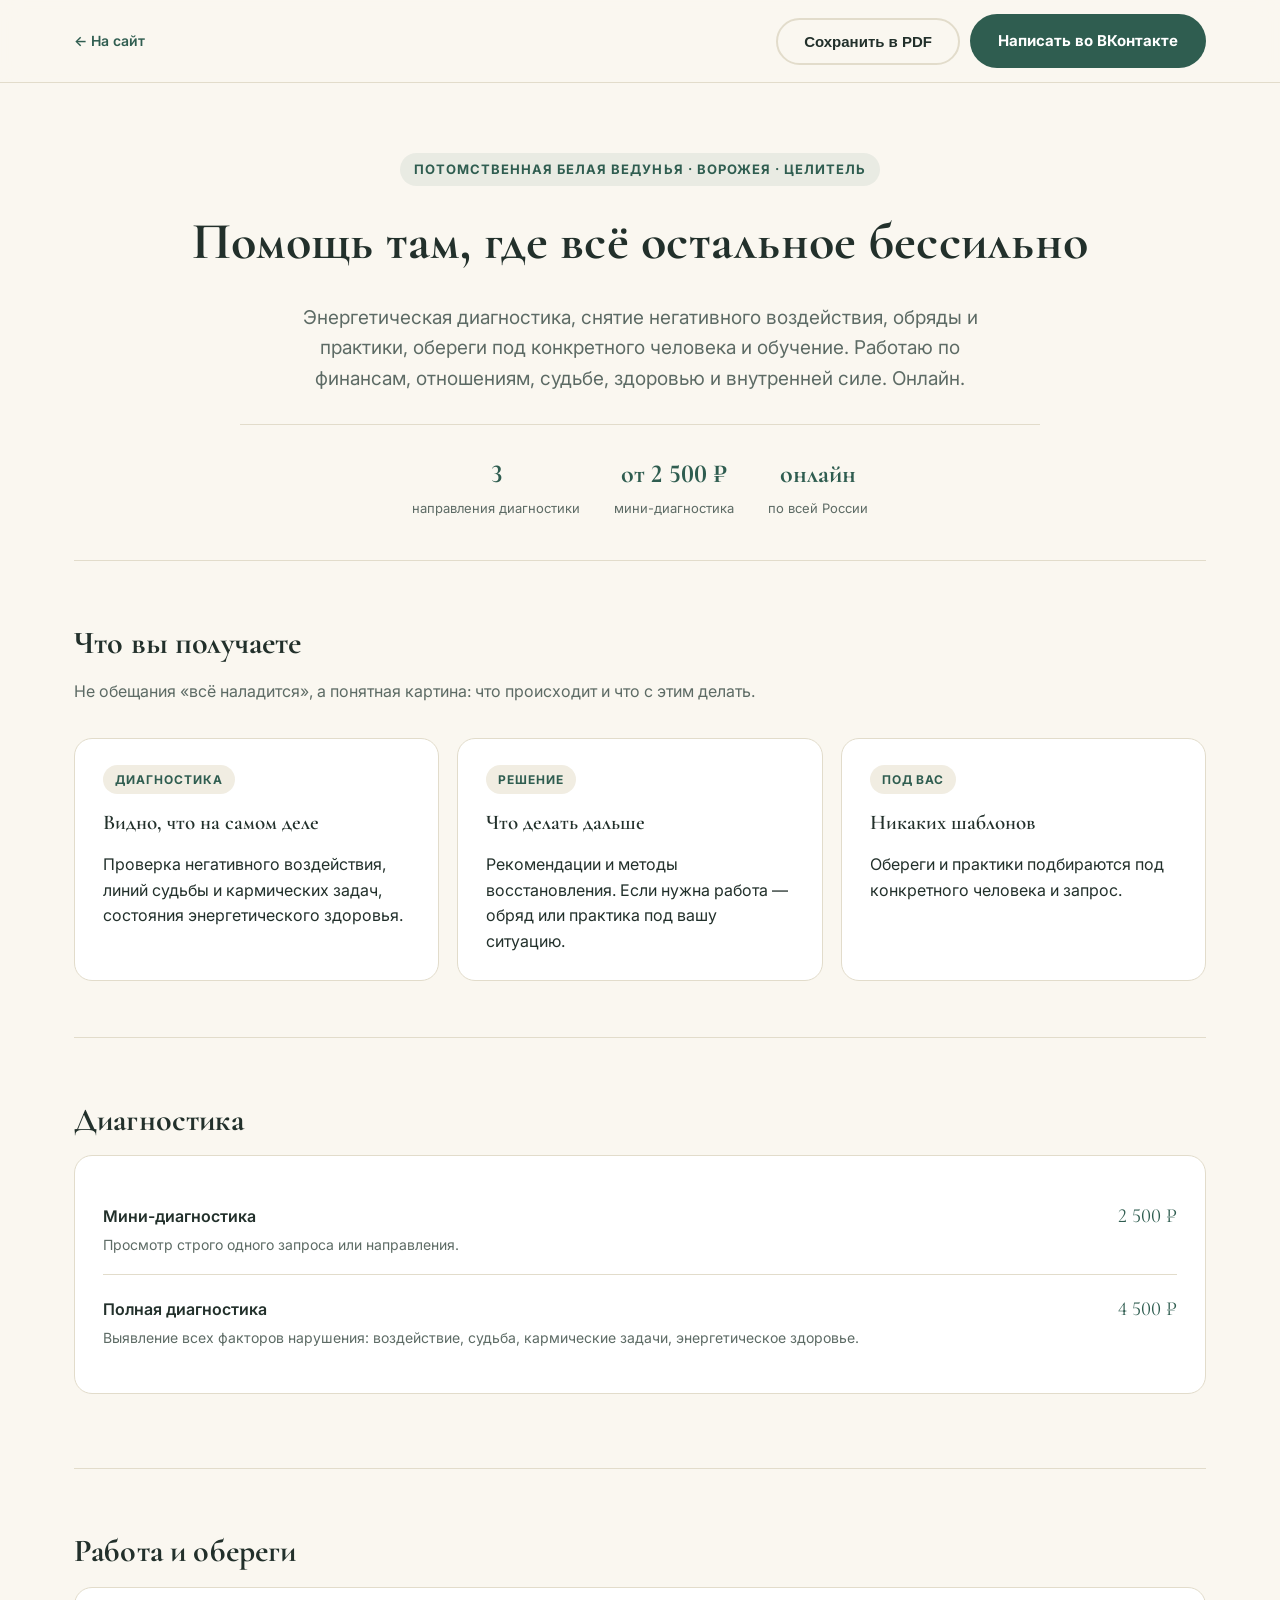
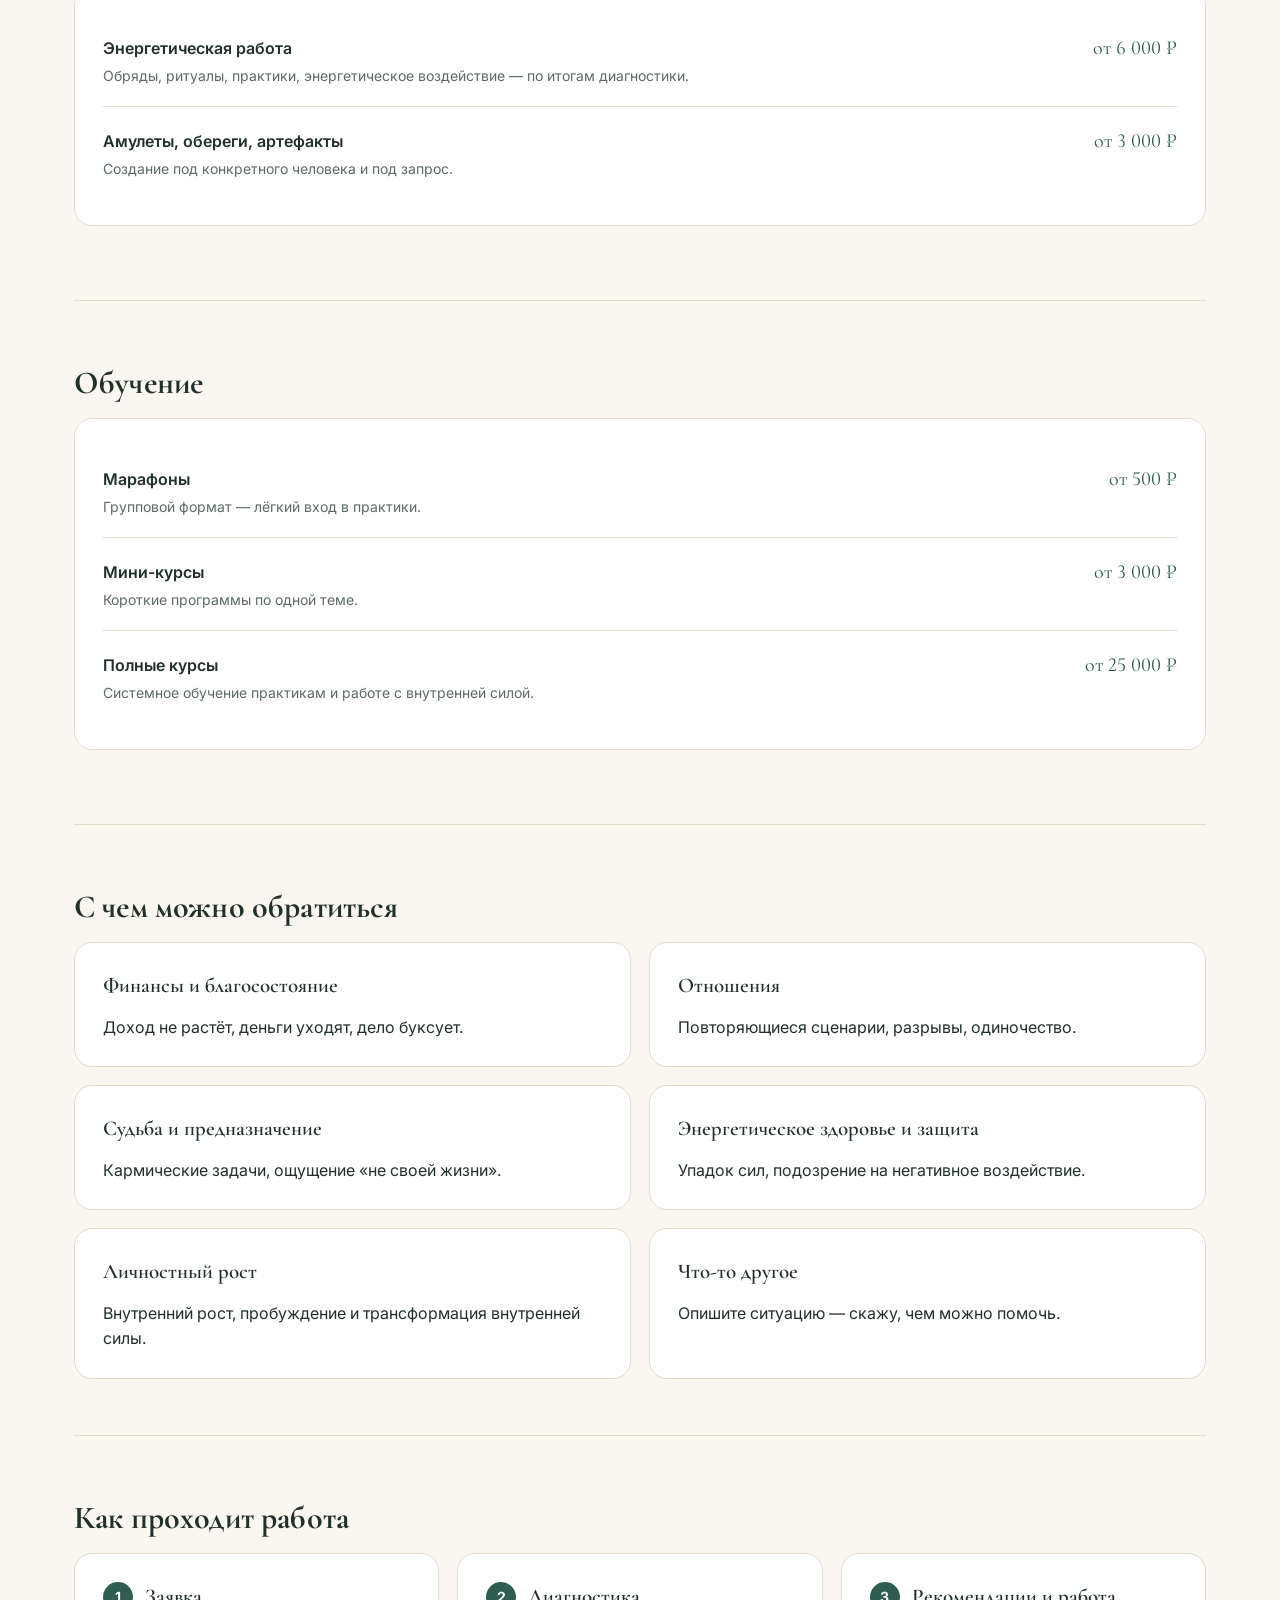
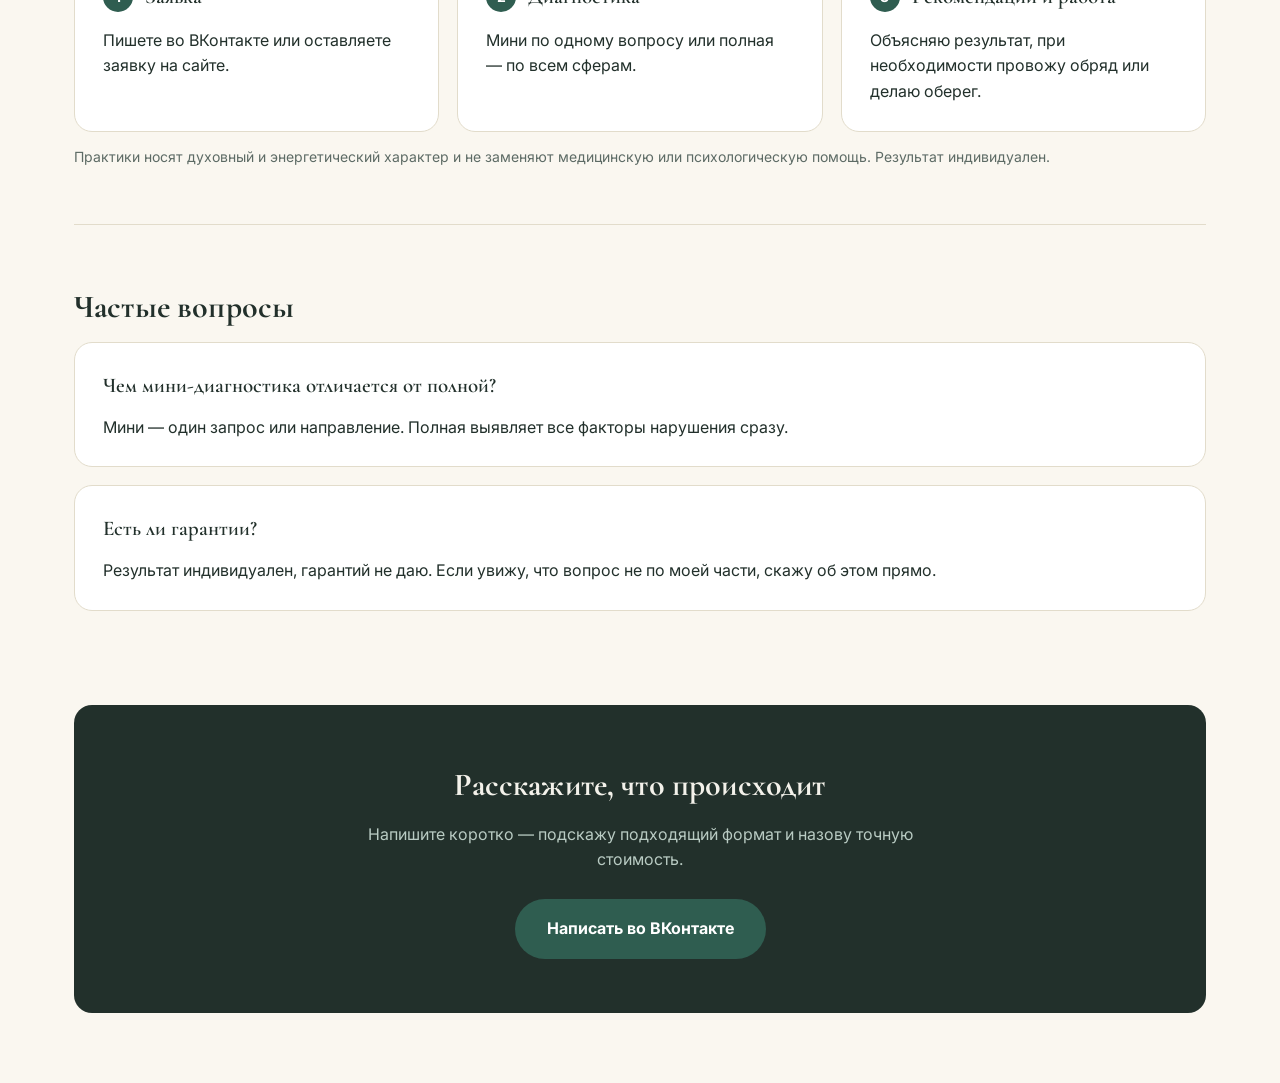
<file: presentation.html>
<!DOCTYPE html>
<html lang="ru">
<head>
<meta charset="UTF-8">
<meta name="viewport" content="width=device-width, initial-scale=1.0">
<title>Услуги и стоимость — Татьяна Ель</title>
<meta name="description" content="Диагностика, энергетическая работа, обереги и обучение: что входит и сколько стоит.">
<link rel="preconnect" href="https://fonts.googleapis.com">
<link rel="preconnect" href="https://fonts.gstatic.com" crossorigin>
<link href="https://fonts.googleapis.com/css2?family=Cormorant+Garamond:wght@500;600;700&family=Inter:wght@400;500;600;700;800&display=swap" rel="stylesheet">
<link rel="stylesheet" href="styles.css">
<link rel="stylesheet" href="materials.css">
</head>
<body>
<div class="doc-bar"><div class="doc-bar__inner">
    <a href="index.html" class="doc-bar__back">← <span>На сайт</span></a>
    <div class="doc-bar__actions">
      <button class="btn btn--ghost" onclick="window.print()">Сохранить в PDF</button>
      <a href="https://vk.com/magic_koven" target="_blank" rel="noopener" class="btn btn--primary">Написать во ВКонтакте</a>
    </div></div></div>
<div class="container">
  <section class="pitch">
    <p class="eyebrow eyebrow--center">Потомственная белая ведунья · ворожея · целитель</p>
    <h1>Помощь там, где всё остальное бессильно</h1>
    <p class="pitch__lead">Энергетическая диагностика, снятие негативного воздействия, обряды и практики, обереги под конкретного человека и обучение. Работаю по финансам, отношениям, судьбе, здоровью и внутренней силе. Онлайн.</p>
    <div class="pitch__meta">
      <div><b>3</b><span>направления диагностики</span></div>
      <div><b>от 2 500 ₽</b><span>мини-диагностика</span></div>
      <div><b>онлайн</b><span>по всей России</span></div>
    </div>
  </section>

  <section class="doc-section">
    <h2>Что вы получаете</h2>
    <p class="doc-section__lead">Не обещания «всё наладится», а понятная картина: что происходит и что с этим делать.</p>
    <div class="grid-3">
      <div class="card"><span class="tag">Диагностика</span><p class="card__title">Видно, что на самом деле</p><p>Проверка негативного воздействия, линий судьбы и кармических задач, состояния энергетического здоровья.</p></div>
      <div class="card"><span class="tag">Решение</span><p class="card__title">Что делать дальше</p><p>Рекомендации и методы восстановления. Если нужна работа — обряд или практика под вашу ситуацию.</p></div>
      <div class="card"><span class="tag">Под вас</span><p class="card__title">Никаких шаблонов</p><p>Обереги и практики подбираются под конкретного человека и запрос.</p></div>
    </div>
  </section>

  <section class="doc-section">
    <h2>Диагностика</h2>
    <div class="card">
      <div class="offer"><div><span class="offer__name">Мини-диагностика</span><span class="offer__desc">Просмотр строго одного запроса или направления.</span></div><span class="offer__price">2 500 ₽</span></div>
      <div class="offer"><div><span class="offer__name">Полная диагностика</span><span class="offer__desc">Выявление всех факторов нарушения: воздействие, судьба, кармические задачи, энергетическое здоровье.</span></div><span class="offer__price">4 500 ₽</span></div>
    </div>
  </section>

  <section class="doc-section">
    <h2>Работа и обереги</h2>
    <div class="card">
      <div class="offer"><div><span class="offer__name">Энергетическая работа</span><span class="offer__desc">Обряды, ритуалы, практики, энергетическое воздействие — по итогам диагностики.</span></div><span class="offer__price">от 6 000 ₽</span></div>
      <div class="offer"><div><span class="offer__name">Амулеты, обереги, артефакты</span><span class="offer__desc">Создание под конкретного человека и под запрос.</span></div><span class="offer__price">от 3 000 ₽</span></div>
    </div>
  </section>

  <section class="doc-section">
    <h2>Обучение</h2>
    <div class="card">
      <div class="offer"><div><span class="offer__name">Марафоны</span><span class="offer__desc">Групповой формат — лёгкий вход в практики.</span></div><span class="offer__price">от 500 ₽</span></div>
      <div class="offer"><div><span class="offer__name">Мини-курсы</span><span class="offer__desc">Короткие программы по одной теме.</span></div><span class="offer__price">от 3 000 ₽</span></div>
      <div class="offer"><div><span class="offer__name">Полные курсы</span><span class="offer__desc">Системное обучение практикам и работе с внутренней силой.</span></div><span class="offer__price">от 25 000 ₽</span></div>
    </div>
  </section>

  <section class="doc-section">
    <h2>С чем можно обратиться</h2>
    <div class="grid-2">
      <div class="card"><p class="card__title">Финансы и благосостояние</p><p>Доход не растёт, деньги уходят, дело буксует.</p></div>
      <div class="card"><p class="card__title">Отношения</p><p>Повторяющиеся сценарии, разрывы, одиночество.</p></div>
      <div class="card"><p class="card__title">Судьба и предназначение</p><p>Кармические задачи, ощущение «не своей жизни».</p></div>
      <div class="card"><p class="card__title">Энергетическое здоровье и защита</p><p>Упадок сил, подозрение на негативное воздействие.</p></div>
      <div class="card"><p class="card__title">Личностный рост</p><p>Внутренний рост, пробуждение и трансформация внутренней силы.</p></div>
      <div class="card"><p class="card__title">Что-то другое</p><p>Опишите ситуацию — скажу, чем можно помочь.</p></div>
    </div>
  </section>

  <section class="doc-section">
    <h2>Как проходит работа</h2>
    <div class="grid-3">
      <div class="card"><div class="card__head"><span class="card__step">1</span><p class="card__title">Заявка</p></div><p>Пишете во ВКонтакте или оставляете заявку на сайте.</p></div>
      <div class="card"><div class="card__head"><span class="card__step">2</span><p class="card__title">Диагностика</p></div><p>Мини по одному вопросу или полная — по всем сферам.</p></div>
      <div class="card"><div class="card__head"><span class="card__step">3</span><p class="card__title">Рекомендации и работа</p></div><p>Объясняю результат, при необходимости провожу обряд или делаю оберег.</p></div>
    </div>
    <p class="card__note" style="margin-top:14px">Практики носят духовный и энергетический характер и не заменяют медицинскую или психологическую помощь. Результат индивидуален.</p>
  </section>

  <section class="doc-section">
    <h2>Частые вопросы</h2>
    <div class="card"><p class="card__title">Чем мини-диагностика отличается от полной?</p><p>Мини — один запрос или направление. Полная выявляет все факторы нарушения сразу.</p></div>
    <div class="card"><p class="card__title">Есть ли гарантии?</p><p>Результат индивидуален, гарантий не даю. Если увижу, что вопрос не по моей части, скажу об этом прямо.</p></div>
  </section>

  <div class="cta-final"><h2>Расскажите, что происходит</h2><p>Напишите коротко — подскажу подходящий формат и назову точную стоимость.</p><a href="https://vk.com/magic_koven" target="_blank" rel="noopener" class="btn btn--primary btn--lg">Написать во ВКонтакте</a></div>
</div>
</body>
</html>
</file>
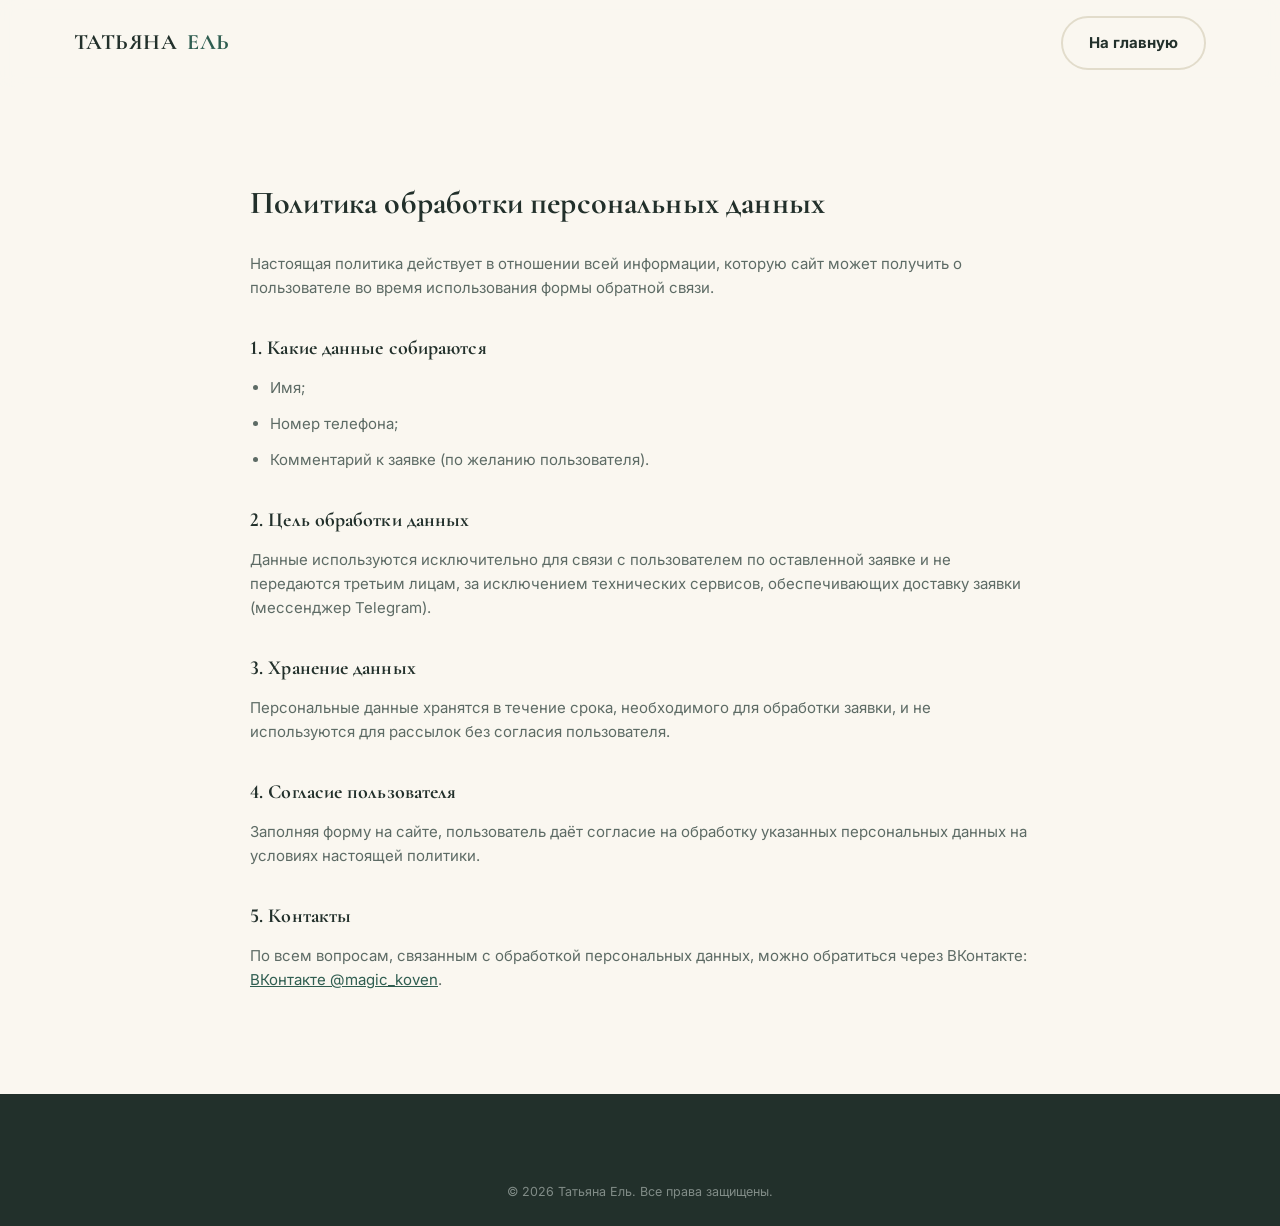
<file: privacy.html>
<!DOCTYPE html>
<html lang="ru">
<head>
<meta charset="UTF-8">
<meta name="viewport" content="width=device-width, initial-scale=1.0">
<title>Политика обработки персональных данных — Татьяна Ель</title>
<link rel="preconnect" href="https://fonts.googleapis.com">
<link rel="preconnect" href="https://fonts.gstatic.com" crossorigin>
<link href="https://fonts.googleapis.com/css2?family=Cormorant+Garamond:wght@600;700&family=Inter:wght@400;500;600;700&display=swap" rel="stylesheet">
<link rel="stylesheet" href="styles.css">
<style>
  .legal { padding: 90px 0; max-width: 780px; margin: 0 auto; }
  .legal h1 { font-size: 32px; margin-bottom: 24px; }
  .legal h2 { font-size: 20px; margin: 32px 0 12px; }
  .legal p, .legal li { color: var(--ink-soft); font-size: 15px; margin-bottom: 12px; }
  .legal ul { padding-left: 20px; }
  .legal a { color: var(--accent); text-decoration: underline; }
</style>
</head>
<body>
<header class="header">
  <div class="header__inner container">
    <a href="index.html" class="logo">ТАТЬЯНА <span>ЕЛЬ</span></a>
    <a href="index.html" class="btn btn--ghost">На главную</a>
  </div>
</header>
<main class="container">
  <section class="legal">
    <h1>Политика обработки персональных данных</h1>
    <p>Настоящая политика действует в отношении всей информации, которую сайт может получить о пользователе во время использования формы обратной связи.</p>

    <h2>1. Какие данные собираются</h2>
    <ul>
      <li>Имя;</li>
      <li>Номер телефона;</li>
      <li>Комментарий к заявке (по желанию пользователя).</li>
    </ul>

    <h2>2. Цель обработки данных</h2>
    <p>Данные используются исключительно для связи с пользователем по оставленной заявке и не передаются третьим лицам, за исключением технических сервисов, обеспечивающих доставку заявки (мессенджер Telegram).</p>

    <h2>3. Хранение данных</h2>
    <p>Персональные данные хранятся в течение срока, необходимого для обработки заявки, и не используются для рассылок без согласия пользователя.</p>

    <h2>4. Согласие пользователя</h2>
    <p>Заполняя форму на сайте, пользователь даёт согласие на обработку указанных персональных данных на условиях настоящей политики.</p>

    <h2>5. Контакты</h2>
    <p>По всем вопросам, связанным с обработкой персональных данных, можно обратиться через ВКонтакте: <a href="https://vk.com/magic_koven" target="_blank" rel="noopener">ВКонтакте @magic_koven</a>.</p>
  </section>
</main>
<footer class="footer">
  <div class="container footer__bottom">
    <span>© <span id="year"></span> Татьяна Ель. Все права защищены.</span>
  </div>
</footer>
<script>document.getElementById('year').textContent = new Date().getFullYear();</script>
</body>
</html>
</file>
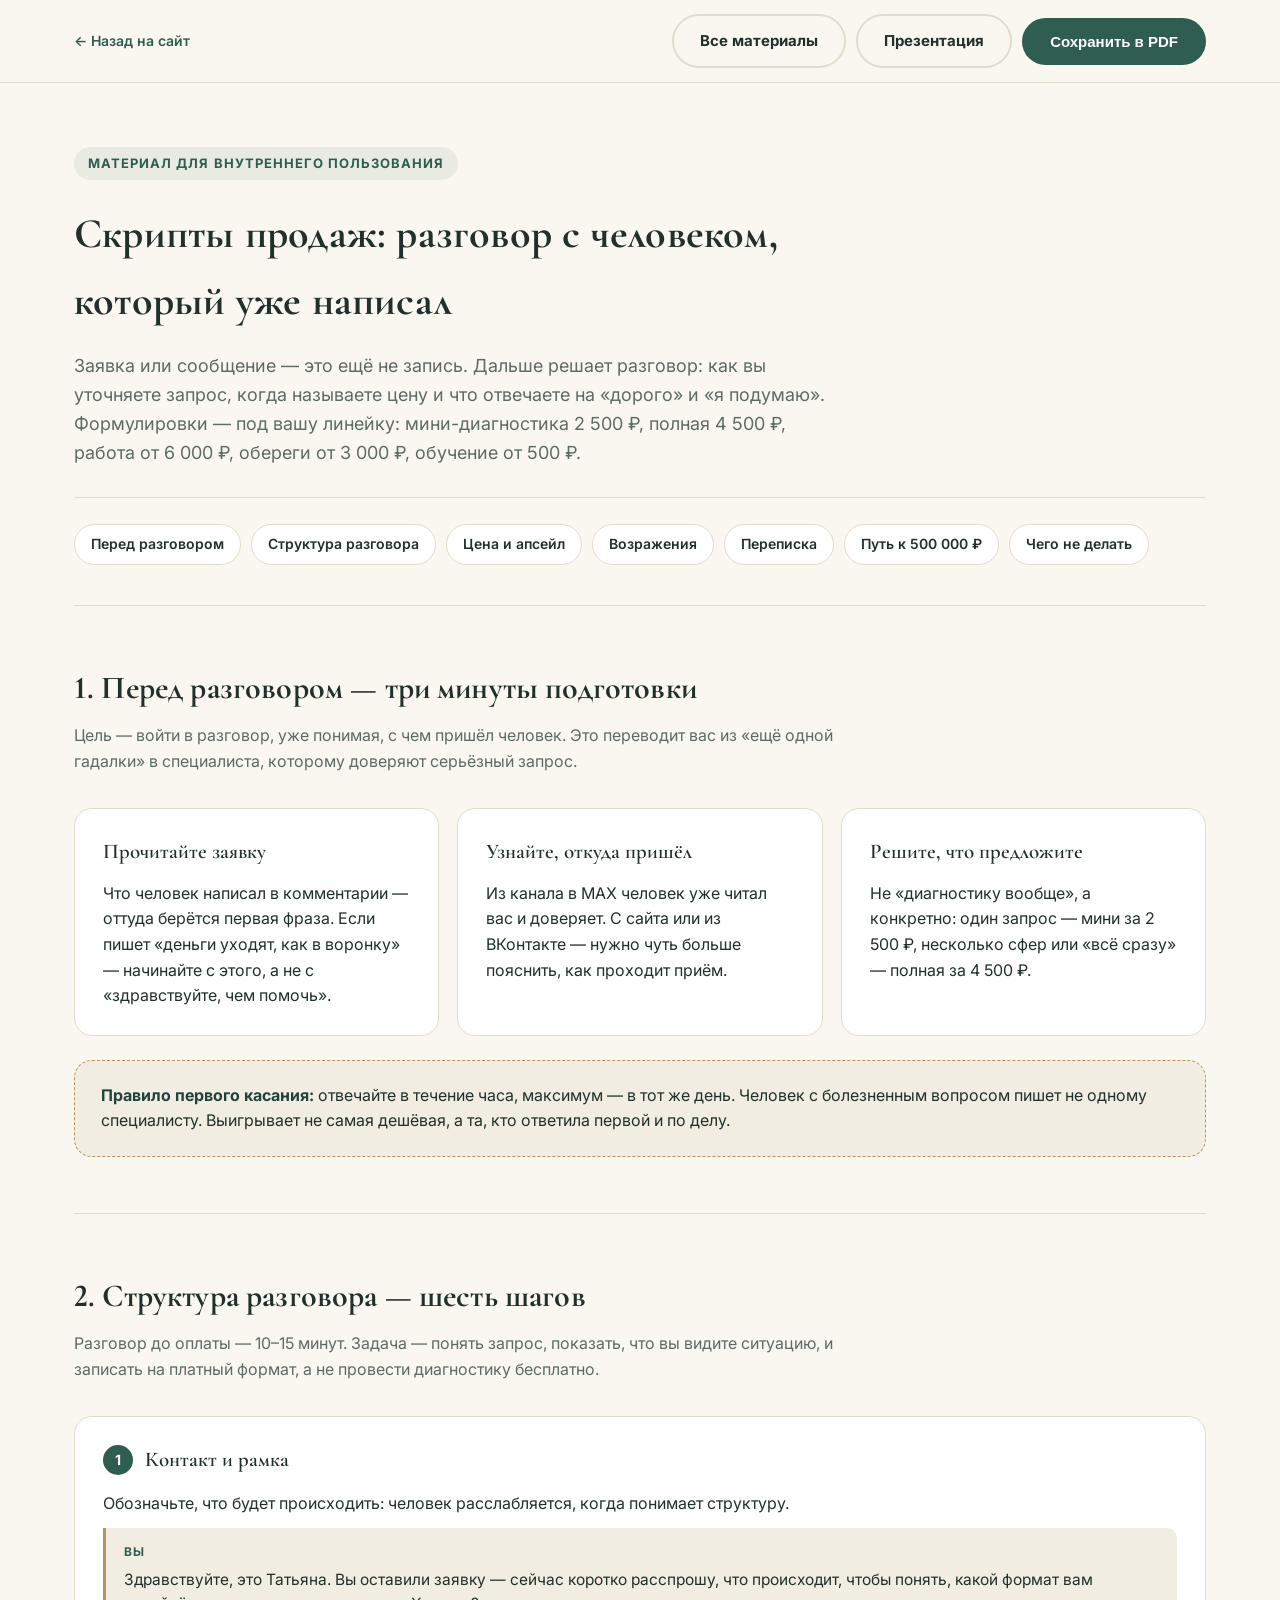
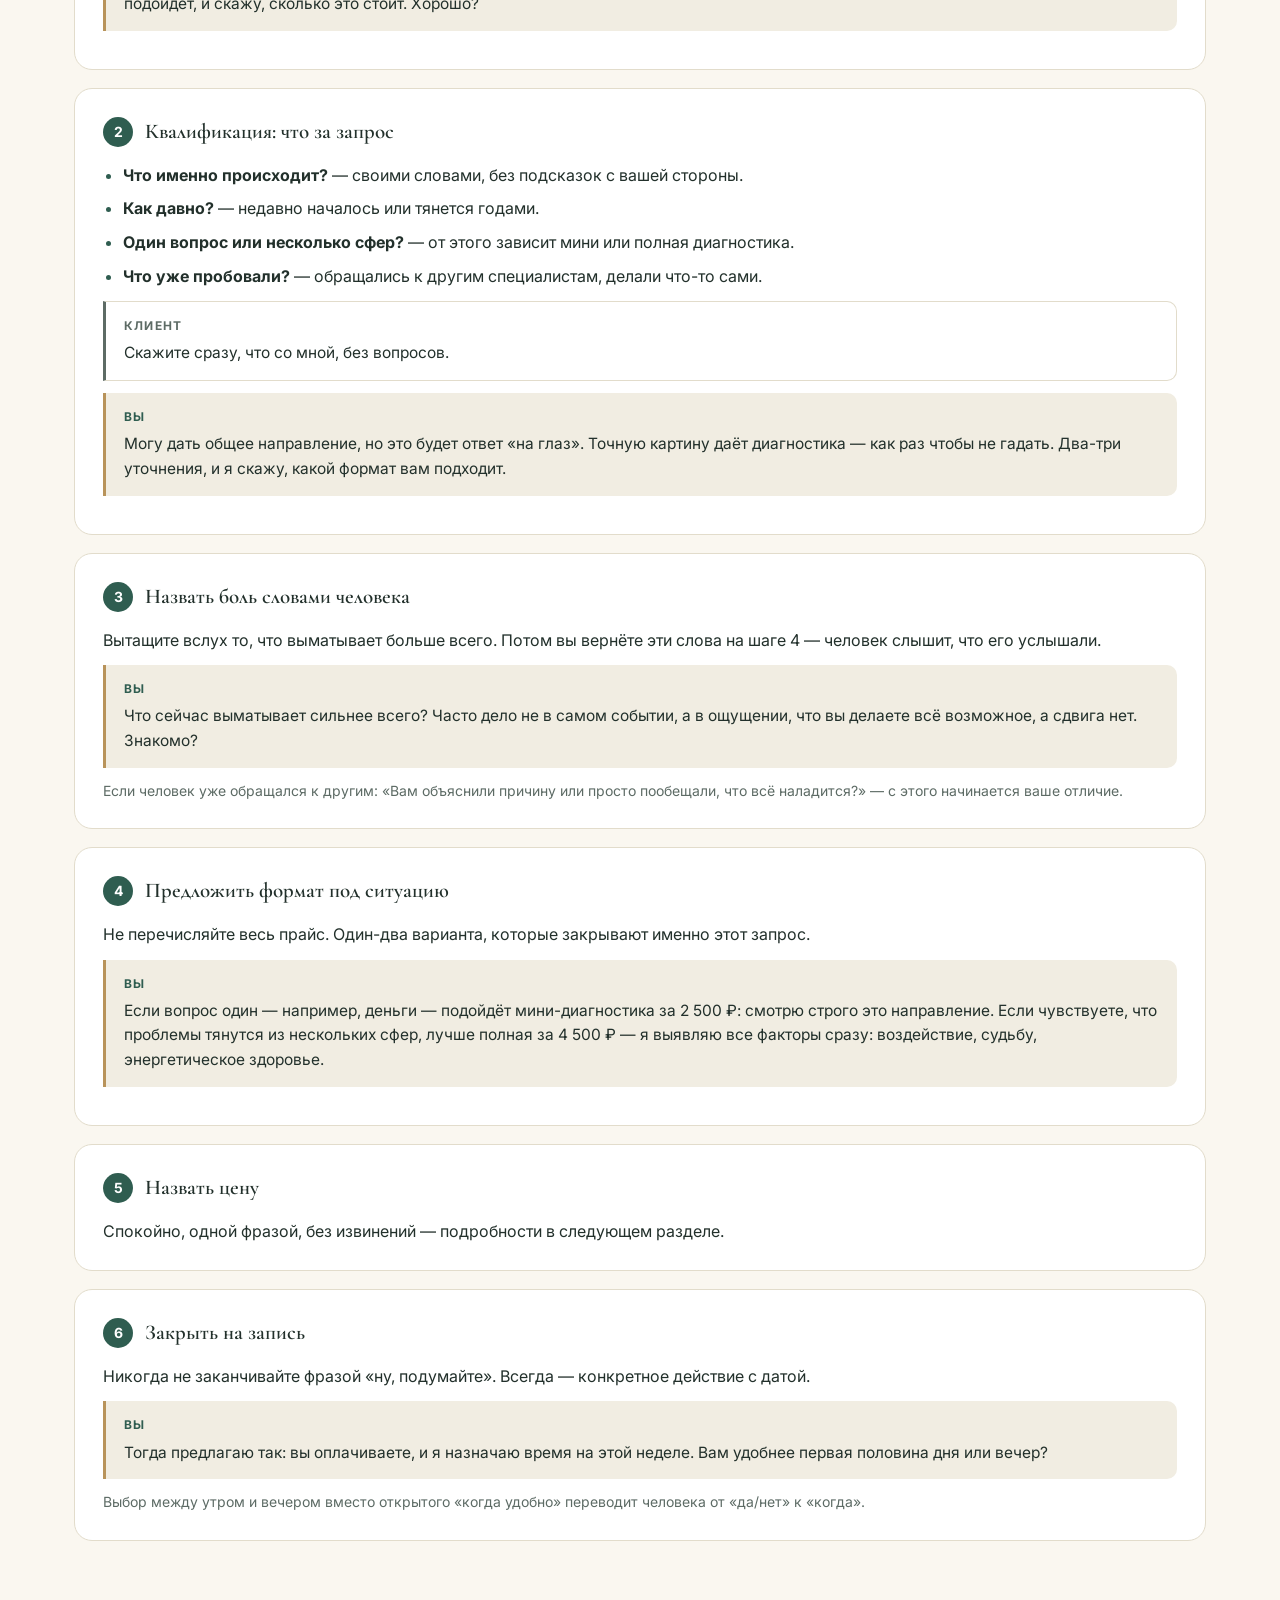
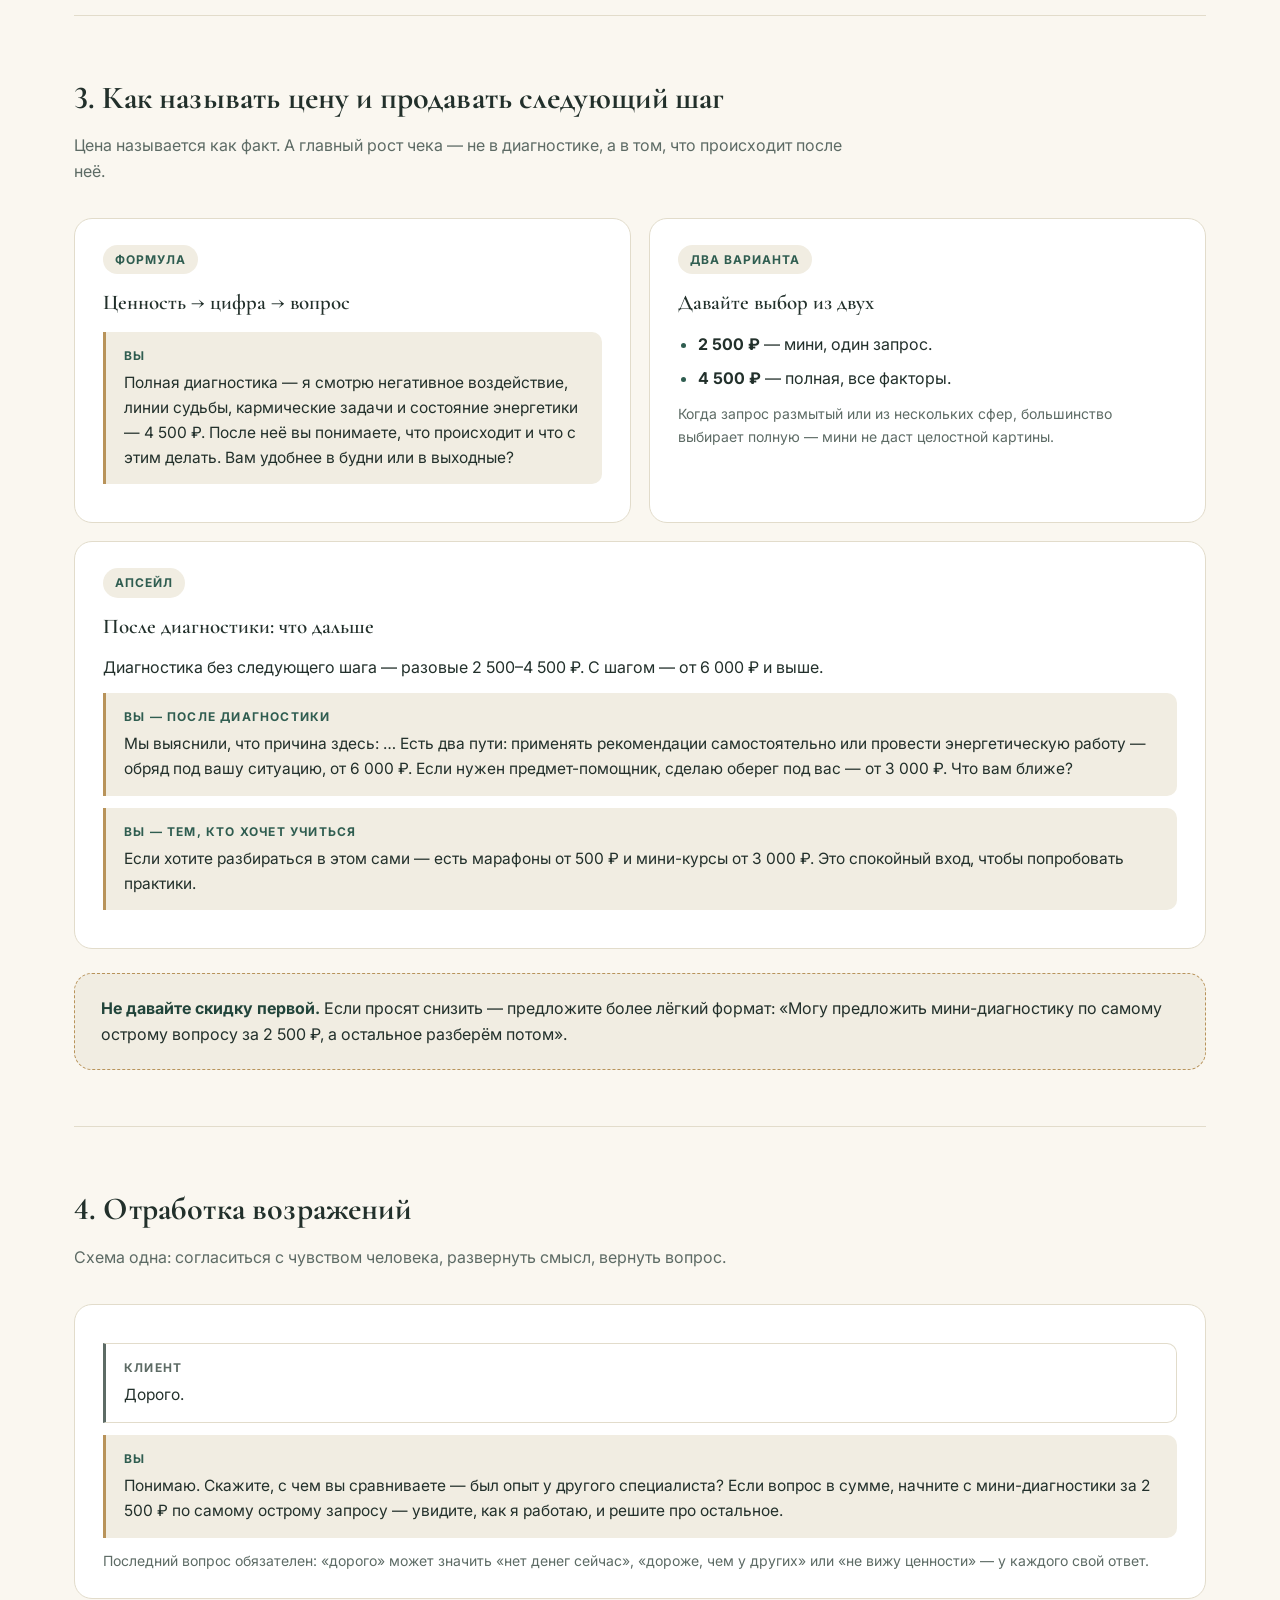
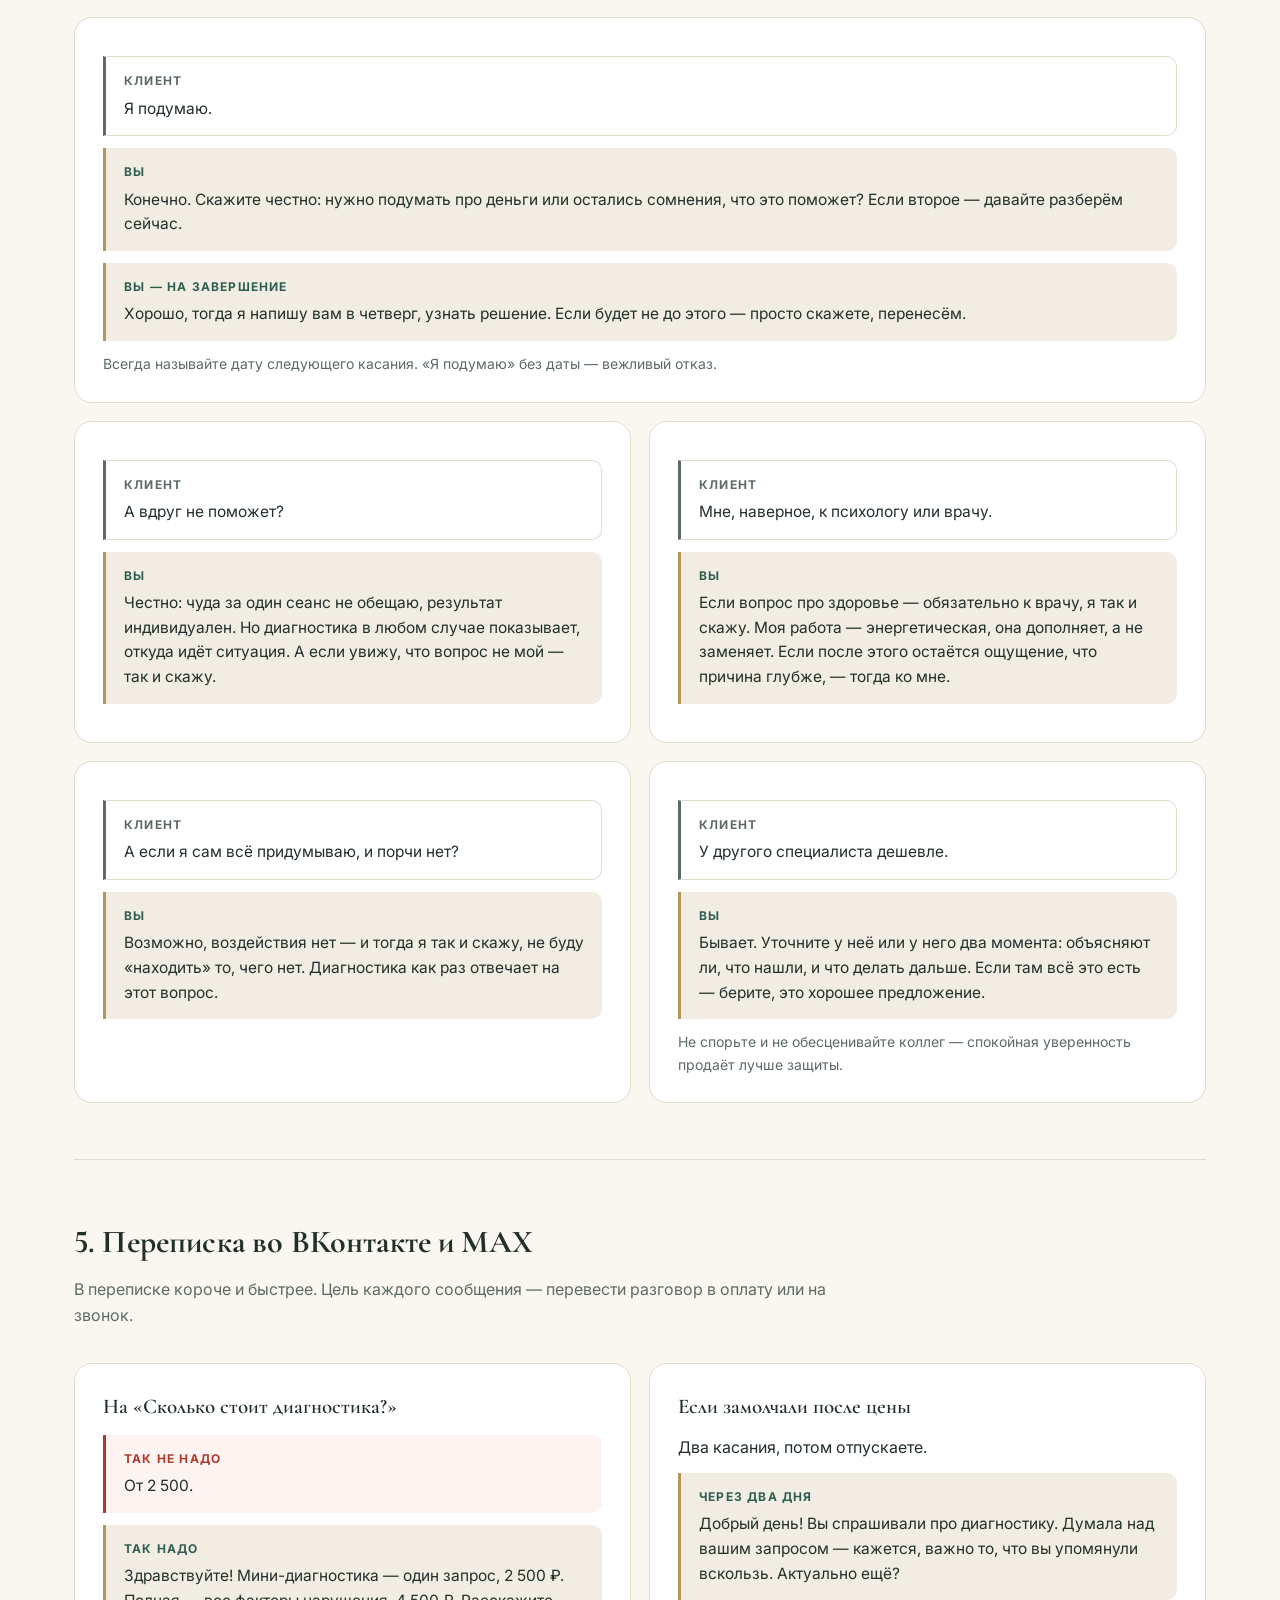
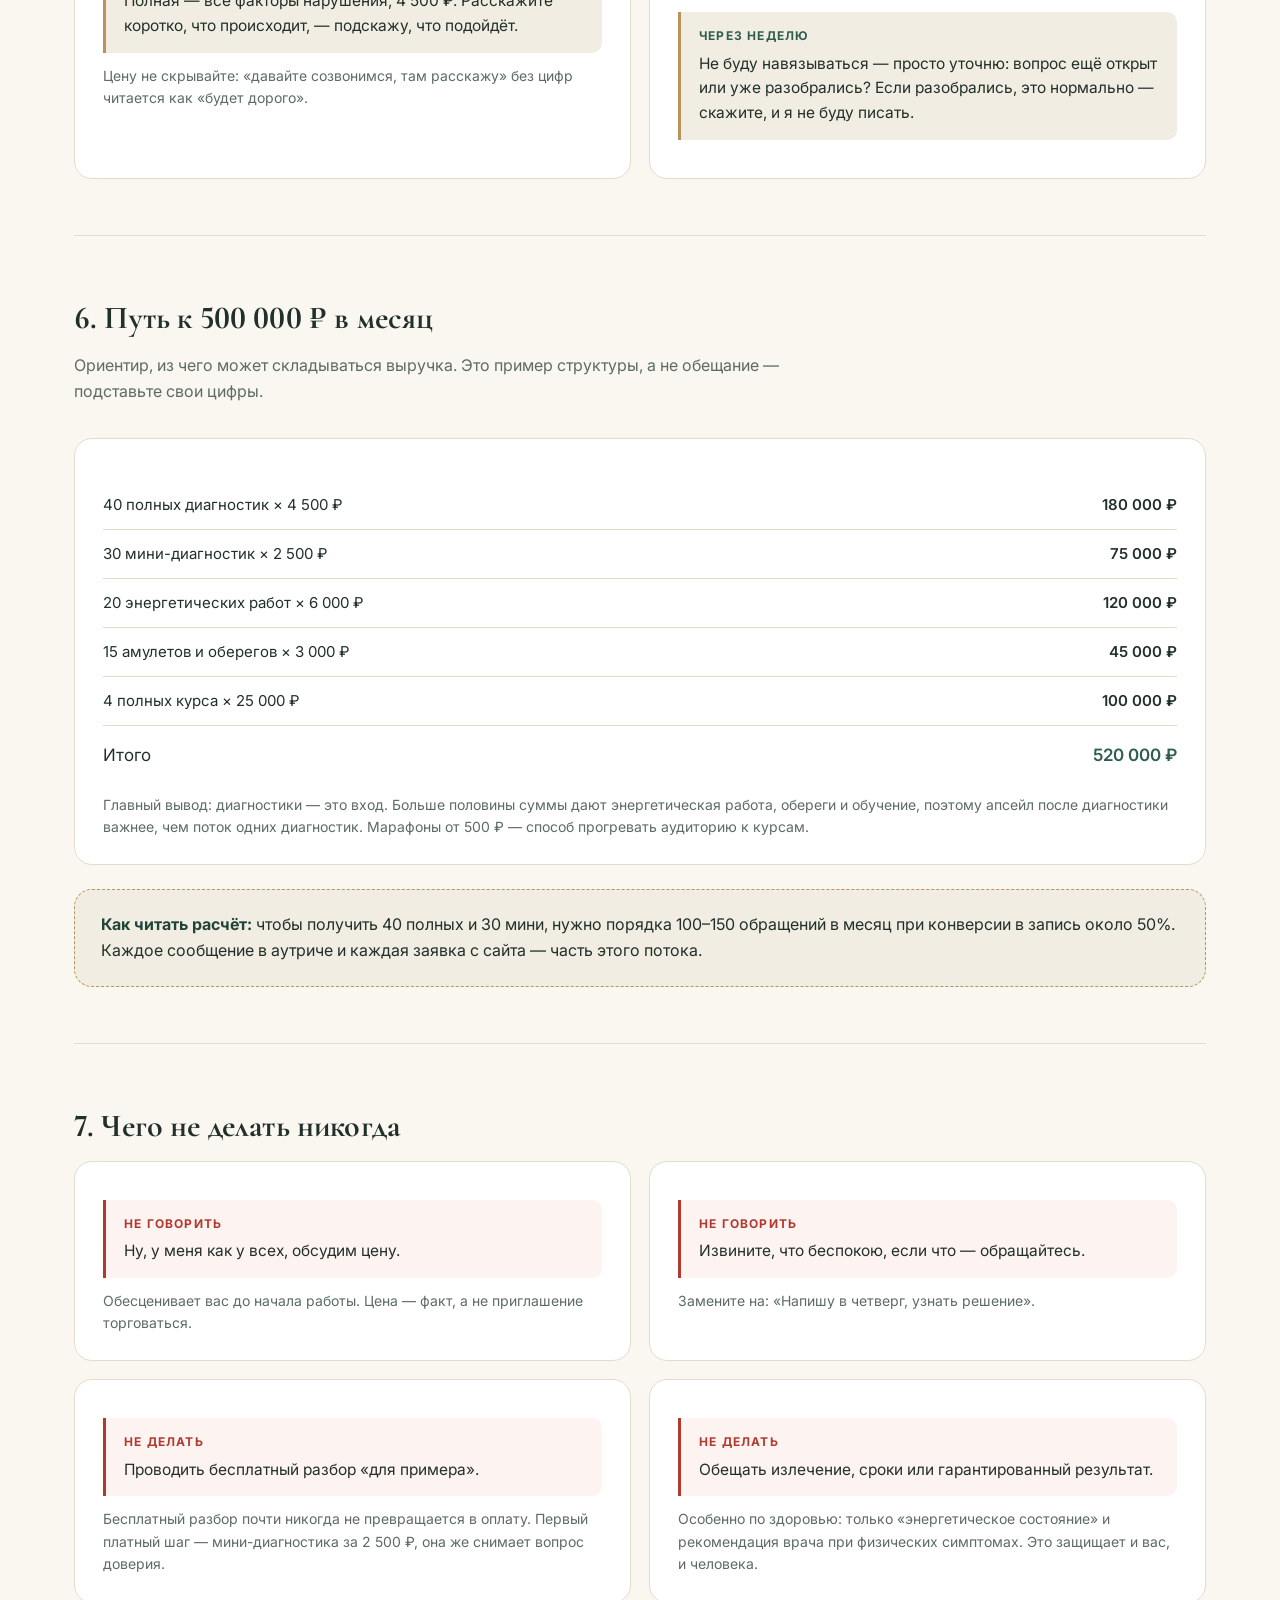
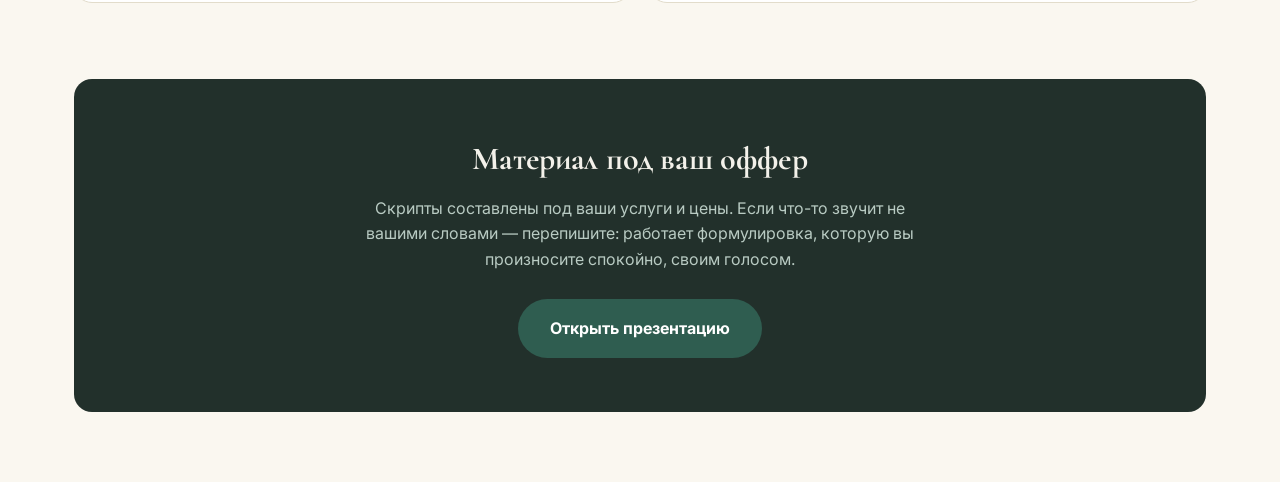
<file: scripts.html>
<!DOCTYPE html>
<html lang="ru">
<head>
<meta charset="UTF-8">
<meta name="viewport" content="width=device-width, initial-scale=1.0">
<title>Скрипты продаж — Татьяна Ель</title>
<meta name="description" content="Что говорить, когда человек уже написал: структура разговора, цена, возражения.">
<meta name="robots" content="noindex">
<link rel="preconnect" href="https://fonts.googleapis.com">
<link rel="preconnect" href="https://fonts.gstatic.com" crossorigin>
<link href="https://fonts.googleapis.com/css2?family=Cormorant+Garamond:wght@500;600;700&family=Inter:wght@400;500;600;700;800&display=swap" rel="stylesheet">
<link rel="stylesheet" href="styles.css">
<link rel="stylesheet" href="materials.css">
</head>
<body>
<div class="doc-bar"><div class="doc-bar__inner">
    <a href="index.html" class="doc-bar__back">← <span>Назад на сайт</span></a>
    <div class="doc-bar__actions">
      <a href="materials.html" class="btn btn--ghost">Все материалы</a>
      <a href="presentation.html" class="btn btn--ghost">Презентация</a>
      <button class="btn btn--primary" onclick="window.print()">Сохранить в PDF</button>
    </div></div></div>
<div class="container">
  <section class="doc-hero">
    <p class="eyebrow">Материал для внутреннего пользования</p>
    <h1>Скрипты продаж: разговор с человеком, который уже написал</h1>
    <p class="doc-hero__lead">Заявка или сообщение — это ещё не запись. Дальше решает разговор: как вы уточняете запрос, когда называете цену и что отвечаете на «дорого» и «я подумаю». Формулировки — под вашу линейку: мини-диагностика 2 500 ₽, полная 4 500 ₽, работа от 6 000 ₽, обереги от 3 000 ₽, обучение от 500 ₽.</p>
    <nav class="toc">
      <a href="#prep">Перед разговором</a><a href="#call">Структура разговора</a><a href="#price">Цена и апсейл</a><a href="#objections">Возражения</a><a href="#chat">Переписка</a><a href="#goal">Путь к 500 000 ₽</a><a href="#stop">Чего не делать</a>
    </nav>
  </section>

  <section class="doc-section" id="prep">
    <h2>1. Перед разговором — три минуты подготовки</h2>
    <p class="doc-section__lead">Цель — войти в разговор, уже понимая, с чем пришёл человек. Это переводит вас из «ещё одной гадалки» в специалиста, которому доверяют серьёзный запрос.</p>
    <div class="grid-3">
      <div class="card"><p class="card__title">Прочитайте заявку</p><p>Что человек написал в комментарии — оттуда берётся первая фраза. Если пишет «деньги уходят, как в воронку» — начинайте с этого, а не с «здравствуйте, чем помочь».</p></div>
      <div class="card"><p class="card__title">Узнайте, откуда пришёл</p><p>Из канала в MAX человек уже читал вас и доверяет. С сайта или из ВКонтакте — нужно чуть больше пояснить, как проходит приём.</p></div>
      <div class="card"><p class="card__title">Решите, что предложите</p><p>Не «диагностику вообще», а конкретно: один запрос — мини за 2 500 ₽, несколько сфер или «всё сразу» — полная за 4 500 ₽.</p></div>
    </div>
    <div class="tip"><strong>Правило первого касания:</strong> отвечайте в течение часа, максимум — в тот же день. Человек с болезненным вопросом пишет не одному специалисту. Выигрывает не самая дешёвая, а та, кто ответила первой и по делу.</div>
  </section>

  <section class="doc-section" id="call">
    <h2>2. Структура разговора — шесть шагов</h2>
    <p class="doc-section__lead">Разговор до оплаты — 10–15 минут. Задача — понять запрос, показать, что вы видите ситуацию, и записать на платный формат, а не провести диагностику бесплатно.</p>

    <div class="card"><div class="card__head"><span class="card__step">1</span><p class="card__title">Контакт и рамка</p></div>
      <p>Обозначьте, что будет происходить: человек расслабляется, когда понимает структуру.</p>
      <div class="say"><span class="say__who">Вы</span>Здравствуйте, это Татьяна. Вы оставили заявку — сейчас коротко расспрошу, что происходит, чтобы понять, какой формат вам подойдёт, и скажу, сколько это стоит. Хорошо?</div>
    </div>

    <div class="card"><div class="card__head"><span class="card__step">2</span><p class="card__title">Квалификация: что за запрос</p></div>
      <ul class="ul">
        <li><b>Что именно происходит?</b> — своими словами, без подсказок с вашей стороны.</li>
        <li><b>Как давно?</b> — недавно началось или тянется годами.</li>
        <li><b>Один вопрос или несколько сфер?</b> — от этого зависит мини или полная диагностика.</li>
        <li><b>Что уже пробовали?</b> — обращались к другим специалистам, делали что-то сами.</li>
      </ul>
      <div class="say say--client"><span class="say__who">Клиент</span>Скажите сразу, что со мной, без вопросов.</div><div class="say"><span class="say__who">Вы</span>Могу дать общее направление, но это будет ответ «на глаз». Точную картину даёт диагностика — как раз чтобы не гадать. Два-три уточнения, и я скажу, какой формат вам подходит.</div>
    </div>

    <div class="card"><div class="card__head"><span class="card__step">3</span><p class="card__title">Назвать боль словами человека</p></div>
      <p>Вытащите вслух то, что выматывает больше всего. Потом вы вернёте эти слова на шаге 4 — человек слышит, что его услышали.</p>
      <div class="say"><span class="say__who">Вы</span>Что сейчас выматывает сильнее всего? Часто дело не в самом событии, а в ощущении, что вы делаете всё возможное, а сдвига нет. Знакомо?</div>
      <p class="card__note">Если человек уже обращался к другим: «Вам объяснили причину или просто пообещали, что всё наладится?» — с этого начинается ваше отличие.</p>
    </div>

    <div class="card"><div class="card__head"><span class="card__step">4</span><p class="card__title">Предложить формат под ситуацию</p></div>
      <p>Не перечисляйте весь прайс. Один-два варианта, которые закрывают именно этот запрос.</p>
      <div class="say"><span class="say__who">Вы</span>Если вопрос один — например, деньги — подойдёт мини-диагностика за 2 500 ₽: смотрю строго это направление. Если чувствуете, что проблемы тянутся из нескольких сфер, лучше полная за 4 500 ₽ — я выявляю все факторы сразу: воздействие, судьбу, энергетическое здоровье.</div>
    </div>

    <div class="card"><div class="card__head"><span class="card__step">5</span><p class="card__title">Назвать цену</p></div>
      <p>Спокойно, одной фразой, без извинений — подробности в следующем разделе.</p>
    </div>

    <div class="card"><div class="card__head"><span class="card__step">6</span><p class="card__title">Закрыть на запись</p></div>
      <p>Никогда не заканчивайте фразой «ну, подумайте». Всегда — конкретное действие с датой.</p>
      <div class="say"><span class="say__who">Вы</span>Тогда предлагаю так: вы оплачиваете, и я назначаю время на этой неделе. Вам удобнее первая половина дня или вечер?</div>
      <p class="card__note">Выбор между утром и вечером вместо открытого «когда удобно» переводит человека от «да/нет» к «когда».</p>
    </div>
  </section>

  <section class="doc-section" id="price">
    <h2>3. Как называть цену и продавать следующий шаг</h2>
    <p class="doc-section__lead">Цена называется как факт. А главный рост чека — не в диагностике, а в том, что происходит после неё.</p>
    <div class="grid-2">
      <div class="card"><span class="tag">Формула</span><p class="card__title">Ценность → цифра → вопрос</p>
        <div class="say"><span class="say__who">Вы</span>Полная диагностика — я смотрю негативное воздействие, линии судьбы, кармические задачи и состояние энергетики — 4 500 ₽. После неё вы понимаете, что происходит и что с этим делать. Вам удобнее в будни или в выходные?</div>
      </div>
      <div class="card"><span class="tag">Два варианта</span><p class="card__title">Давайте выбор из двух</p>
        <ul class="ul"><li><b>2 500 ₽</b> — мини, один запрос.</li><li><b>4 500 ₽</b> — полная, все факторы.</li></ul>
        <p class="card__note">Когда запрос размытый или из нескольких сфер, большинство выбирает полную — мини не даст целостной картины.</p>
      </div>
    </div>
    <div class="card" style="margin-top:18px"><span class="tag">Апсейл</span><p class="card__title">После диагностики: что дальше</p>
      <p>Диагностика без следующего шага — разовые 2 500–4 500 ₽. С шагом — от 6 000 ₽ и выше.</p>
      <div class="say"><span class="say__who">Вы — после диагностики</span>Мы выяснили, что причина здесь: … Есть два пути: применять рекомендации самостоятельно или провести энергетическую работу — обряд под вашу ситуацию, от 6 000 ₽. Если нужен предмет-помощник, сделаю оберег под вас — от 3 000 ₽. Что вам ближе?</div><div class="say"><span class="say__who">Вы — тем, кто хочет учиться</span>Если хотите разбираться в этом сами — есть марафоны от 500 ₽ и мини-курсы от 3 000 ₽. Это спокойный вход, чтобы попробовать практики.</div>
    </div>
    <div class="tip"><strong>Не давайте скидку первой.</strong> Если просят снизить — предложите более лёгкий формат: «Могу предложить мини-диагностику по самому острому вопросу за 2 500 ₽, а остальное разберём потом».</div>
  </section>

  <section class="doc-section" id="objections">
    <h2>4. Отработка возражений</h2>
    <p class="doc-section__lead">Схема одна: согласиться с чувством человека, развернуть смысл, вернуть вопрос.</p>
    <div class="card"><div class="say say--client"><span class="say__who">Клиент</span>Дорого.</div><div class="say"><span class="say__who">Вы</span>Понимаю. Скажите, с чем вы сравниваете — был опыт у другого специалиста? Если вопрос в сумме, начните с мини-диагностики за 2 500 ₽ по самому острому запросу — увидите, как я работаю, и решите про остальное.</div>
      <p class="card__note">Последний вопрос обязателен: «дорого» может значить «нет денег сейчас», «дороже, чем у других» или «не вижу ценности» — у каждого свой ответ.</p></div>
    <div class="card"><div class="say say--client"><span class="say__who">Клиент</span>Я подумаю.</div><div class="say"><span class="say__who">Вы</span>Конечно. Скажите честно: нужно подумать про деньги или остались сомнения, что это поможет? Если второе — давайте разберём сейчас.</div><div class="say"><span class="say__who">Вы — на завершение</span>Хорошо, тогда я напишу вам в четверг, узнать решение. Если будет не до этого — просто скажете, перенесём.</div>
      <p class="card__note">Всегда называйте дату следующего касания. «Я подумаю» без даты — вежливый отказ.</p></div>
    <div class="grid-2">
      <div class="card"><div class="say say--client"><span class="say__who">Клиент</span>А вдруг не поможет?</div><div class="say"><span class="say__who">Вы</span>Честно: чуда за один сеанс не обещаю, результат индивидуален. Но диагностика в любом случае показывает, откуда идёт ситуация. А если увижу, что вопрос не мой — так и скажу.</div></div>
      <div class="card"><div class="say say--client"><span class="say__who">Клиент</span>Мне, наверное, к психологу или врачу.</div><div class="say"><span class="say__who">Вы</span>Если вопрос про здоровье — обязательно к врачу, я так и скажу. Моя работа — энергетическая, она дополняет, а не заменяет. Если после этого остаётся ощущение, что причина глубже, — тогда ко мне.</div></div>
      <div class="card"><div class="say say--client"><span class="say__who">Клиент</span>А если я сам всё придумываю, и порчи нет?</div><div class="say"><span class="say__who">Вы</span>Возможно, воздействия нет — и тогда я так и скажу, не буду «находить» то, чего нет. Диагностика как раз отвечает на этот вопрос.</div></div>
      <div class="card"><div class="say say--client"><span class="say__who">Клиент</span>У другого специалиста дешевле.</div><div class="say"><span class="say__who">Вы</span>Бывает. Уточните у неё или у него два момента: объясняют ли, что нашли, и что делать дальше. Если там всё это есть — берите, это хорошее предложение.</div>
        <p class="card__note">Не спорьте и не обесценивайте коллег — спокойная уверенность продаёт лучше защиты.</p></div>
    </div>
  </section>

  <section class="doc-section" id="chat">
    <h2>5. Переписка во ВКонтакте и MAX</h2>
    <p class="doc-section__lead">В переписке короче и быстрее. Цель каждого сообщения — перевести разговор в оплату или на звонок.</p>
    <div class="grid-2">
      <div class="card"><p class="card__title">На «Сколько стоит диагностика?»</p><div class="say say--stop"><span class="say__who">Так не надо</span>От 2 500.</div><div class="say"><span class="say__who">Так надо</span>Здравствуйте! Мини-диагностика — один запрос, 2 500 ₽. Полная — все факторы нарушения, 4 500 ₽. Расскажите коротко, что происходит, — подскажу, что подойдёт.</div>
        <p class="card__note">Цену не скрывайте: «давайте созвонимся, там расскажу» без цифр читается как «будет дорого».</p></div>
      <div class="card"><p class="card__title">Если замолчали после цены</p><p>Два касания, потом отпускаете.</p><div class="say"><span class="say__who">Через два дня</span>Добрый день! Вы спрашивали про диагностику. Думала над вашим запросом — кажется, важно то, что вы упомянули вскользь. Актуально ещё?</div><div class="say"><span class="say__who">Через неделю</span>Не буду навязываться — просто уточню: вопрос ещё открыт или уже разобрались? Если разобрались, это нормально — скажите, и я не буду писать.</div></div>
    </div>
  </section>

  <section class="doc-section" id="goal">
    <h2>6. Путь к 500 000 ₽ в месяц</h2>
    <p class="doc-section__lead">Ориентир, из чего может складываться выручка. Это пример структуры, а не обещание — подставьте свои цифры.</p>
    <div class="card"><table class="calc">
      <tr><td>40 полных диагностик × 4 500 ₽</td><td>180 000 ₽</td></tr>
      <tr><td>30 мини-диагностик × 2 500 ₽</td><td>75 000 ₽</td></tr>
      <tr><td>20 энергетических работ × 6 000 ₽</td><td>120 000 ₽</td></tr>
      <tr><td>15 амулетов и оберегов × 3 000 ₽</td><td>45 000 ₽</td></tr>
      <tr><td>4 полных курса × 25 000 ₽</td><td>100 000 ₽</td></tr>
      <tr><td>Итого</td><td>520 000 ₽</td></tr>
    </table>
    <p class="card__note">Главный вывод: диагностики — это вход. Больше половины суммы дают энергетическая работа, обереги и обучение, поэтому апсейл после диагностики важнее, чем поток одних диагностик. Марафоны от 500 ₽ — способ прогревать аудиторию к курсам.</p></div>
    <div class="tip"><strong>Как читать расчёт:</strong> чтобы получить 40 полных и 30 мини, нужно порядка 100–150 обращений в месяц при конверсии в запись около 50%. Каждое сообщение в аутриче и каждая заявка с сайта — часть этого потока.</div>
  </section>

  <section class="doc-section" id="stop">
    <h2>7. Чего не делать никогда</h2>
    <div class="grid-2">
      <div class="card"><div class="say say--stop"><span class="say__who">Не говорить</span>Ну, у меня как у всех, обсудим цену.</div><p class="card__note">Обесценивает вас до начала работы. Цена — факт, а не приглашение торговаться.</p></div>
      <div class="card"><div class="say say--stop"><span class="say__who">Не говорить</span>Извините, что беспокою, если что — обращайтесь.</div><p class="card__note">Замените на: «Напишу в четверг, узнать решение».</p></div>
      <div class="card"><div class="say say--stop"><span class="say__who">Не делать</span>Проводить бесплатный разбор «для примера».</div><p class="card__note">Бесплатный разбор почти никогда не превращается в оплату. Первый платный шаг — мини-диагностика за 2 500 ₽, она же снимает вопрос доверия.</p></div>
      <div class="card"><div class="say say--stop"><span class="say__who">Не делать</span>Обещать излечение, сроки или гарантированный результат.</div><p class="card__note">Особенно по здоровью: только «энергетическое состояние» и рекомендация врача при физических симптомах. Это защищает и вас, и человека.</p></div>
    </div>
  </section>

  <div class="cta-final"><h2>Материал под ваш оффер</h2><p>Скрипты составлены под ваши услуги и цены. Если что-то звучит не вашими словами — перепишите: работает формулировка, которую вы произносите спокойно, своим голосом.</p><a href="presentation.html" class="btn btn--primary btn--lg">Открыть презентацию</a></div>
</div>
</body>
</html>
</file>
<file: styles.css>
:root {
  --bg: #faf7f0;
  --bg-alt: #f1ede2;
  --surface: #ffffff;
  --ink: #22302b;
  --ink-soft: #5d6b65;
  --accent: #2f5d50;
  --accent-dark: #21443a;
  --gold: #b8935a;
  --border: #e2dccb;
  --radius: 18px;
  --shadow: 0 20px 50px -30px rgba(34, 48, 43, 0.35);
  --font-head: 'Cormorant Garamond', serif;
  --font-body: 'Inter', sans-serif;
}

* { box-sizing: border-box; margin: 0; padding: 0; }

html { scroll-behavior: smooth; }

body {
  font-family: var(--font-body);
  background: var(--bg);
  color: var(--ink);
  line-height: 1.6;
  -webkit-font-smoothing: antialiased;
}

.container {
  max-width: 1180px;
  margin: 0 auto;
  padding: 0 24px;
}

img { max-width: 100%; display: block; }

a { color: inherit; text-decoration: none; }

h1, h2, h3 { font-family: var(--font-head); font-weight: 700; color: var(--ink); }

.section-title {
  font-size: clamp(28px, 3.6vw, 40px);
  text-align: center;
  margin-bottom: 12px;
}

.section-lead {
  text-align: center;
  max-width: 620px;
  margin: 0 auto 48px;
  color: var(--ink-soft);
  font-size: 17px;
}

.eyebrow {
  display: inline-block;
  font-size: 13px;
  letter-spacing: 0.08em;
  text-transform: uppercase;
  color: var(--accent);
  font-weight: 700;
  background: rgba(47, 93, 80, 0.08);
  padding: 6px 14px;
  border-radius: 100px;
  margin-bottom: 20px;
}

/* BUTTONS */
.btn {
  display: inline-flex;
  align-items: center;
  justify-content: center;
  gap: 8px;
  padding: 13px 26px;
  border-radius: 100px;
  font-weight: 700;
  font-size: 15px;
  border: 2px solid transparent;
  cursor: pointer;
  transition: transform 0.15s ease, box-shadow 0.15s ease, background 0.15s ease, color 0.15s ease;
  white-space: nowrap;
}
.btn--primary { background: var(--accent); color: #fff; }
.btn--primary:hover { background: var(--accent-dark); transform: translateY(-1px); box-shadow: 0 12px 24px -12px rgba(47,93,80,0.55); }
.btn--ghost { background: transparent; border-color: var(--border); color: var(--ink); }
.btn--ghost:hover { border-color: var(--accent); color: var(--accent); }
.btn--lg { padding: 15px 30px; font-size: 16px; }
.btn--block { width: 100%; }
.btn[disabled] { opacity: 0.7; cursor: not-allowed; transform: none; }

/* HEADER */
.header {
  position: sticky;
  top: 0;
  z-index: 100;
  background: rgba(250, 247, 240, 0.85);
  backdrop-filter: blur(10px);
  border-bottom: 1px solid transparent;
  transition: border-color 0.2s ease, box-shadow 0.2s ease;
}
.header.scrolled { border-color: var(--border); box-shadow: 0 6px 20px -18px rgba(0,0,0,0.3); }
.header__inner {
  display: flex;
  align-items: center;
  justify-content: space-between;
  gap: 24px;
  min-width: 0;
  padding-top: 16px;
  padding-bottom: 16px;
}
.logo {
  flex-shrink: 0;
  font-family: var(--font-head);
  font-weight: 700;
  font-size: 19px;
  letter-spacing: 0.02em;
  color: var(--ink);
}
.logo span { color: var(--accent); }
.nav { display: flex; align-items: center; gap: 26px; }
.nav a {
  white-space: nowrap;
  font-size: 14.5px;
  font-weight: 600;
  color: var(--ink-soft);
  transition: color 0.15s ease;
}
.nav a:hover { color: var(--accent); }
.header__actions { display: flex; align-items: center; gap: 18px; flex-shrink: 0; }
.header__phone {
  font-weight: 700;
  font-size: 14.5px;
  color: var(--ink);
  white-space: nowrap;
}
.burger { display: none; flex-direction: column; gap: 5px; background: none; border: none; cursor: pointer; padding: 6px; }
.burger span { width: 22px; height: 2px; background: var(--ink); transition: transform 0.2s ease, opacity 0.2s ease; }
.burger.is-open span:nth-child(1) { transform: translateY(7px) rotate(45deg); }
.burger.is-open span:nth-child(2) { opacity: 0; }
.burger.is-open span:nth-child(3) { transform: translateY(-7px) rotate(-45deg); }

/* HERO */
.hero { padding: 72px 0 90px; overflow: hidden; }
.hero__inner {
  display: grid;
  grid-template-columns: 1.15fr 0.85fr;
  gap: 56px;
  align-items: center;
}
.hero h1 {
  font-size: clamp(32px, 4.4vw, 50px);
  line-height: 1.18;
  margin-bottom: 22px;
}
.hero__lead { font-size: 17.5px; color: var(--ink-soft); max-width: 520px; margin-bottom: 32px; }
.hero__cta { display: flex; gap: 16px; flex-wrap: wrap; margin-bottom: 44px; }
.hero__stats { display: flex; gap: 36px; flex-wrap: wrap; }
.stat__num { display: block; font-family: var(--font-head); font-size: 30px; font-weight: 700; color: var(--accent); }
.stat__label { font-size: 13.5px; color: var(--ink-soft); max-width: 140px; display: inline-block; }

.hero__card {
  background: var(--surface);
  border: 1px solid var(--border);
  border-radius: var(--radius);
  padding: 34px;
  box-shadow: var(--shadow);
  position: relative;
}
.hero__card-badge {
  display: inline-block;
  font-size: 12px;
  font-weight: 700;
  text-transform: uppercase;
  letter-spacing: 0.06em;
  color: var(--gold);
  background: rgba(184, 147, 90, 0.12);
  padding: 5px 12px;
  border-radius: 100px;
  margin-bottom: 16px;
}
.hero__card h3 { font-size: 22px; margin-bottom: 12px; }
.hero__card p { color: var(--ink-soft); font-size: 15px; margin-bottom: 20px; }
.hero__card-price { font-family: var(--font-head); font-size: 28px; font-weight: 700; color: var(--accent); margin-bottom: 20px; }

/* ADVANTAGES */
.adv-section { padding: 90px 0; background: var(--bg-alt); }
.adv-grid { display: grid; grid-template-columns: repeat(3, 1fr); gap: 28px; }
.adv {
  background: var(--surface);
  border-radius: var(--radius);
  padding: 30px 26px;
  border: 1px solid var(--border);
}
.adv__icon {
  width: 46px; height: 46px;
  border-radius: 12px;
  background: rgba(47, 93, 80, 0.08);
  color: var(--accent);
  display: flex; align-items: center; justify-content: center;
  margin-bottom: 18px;
}
.adv__icon svg { width: 22px; height: 22px; }
.adv h3 { font-size: 18px; margin-bottom: 8px; }
.adv p { font-size: 14.5px; color: var(--ink-soft); }
.adv__icon-wrap { display: none; }

/* SERVICES */
.services { padding: 90px 0; }
.services__grid { display: grid; grid-template-columns: repeat(3, 1fr); gap: 24px; }
.service {
  background: var(--surface);
  border: 1px solid var(--border);
  border-radius: var(--radius);
  padding: 28px;
}
.service--accent { border-color: var(--accent); background: rgba(47, 93, 80, 0.04); }
.service__price { font-family: var(--font-head); font-weight: 700; font-size: 22px; color: var(--accent); margin-bottom: 10px; }
.service h3 { font-size: 18px; margin-bottom: 8px; }
.service p { font-size: 14.5px; color: var(--ink-soft); }

/* PRICE TABLE */
.price { padding: 90px 0; background: var(--bg-alt); }
.price__table {
  background: var(--surface);
  border: 1px solid var(--border);
  border-radius: var(--radius);
  overflow: hidden;
}
.price__row {
  display: grid;
  grid-template-columns: 1.1fr 1.4fr 0.7fr;
  gap: 16px;
  padding: 18px 26px;
  border-bottom: 1px solid var(--border);
  align-items: center;
}
.price__row:last-child { border-bottom: none; }
.price__row--head {
  background: var(--bg-alt);
  font-size: 12.5px;
  text-transform: uppercase;
  letter-spacing: 0.05em;
  color: var(--ink-soft);
  font-weight: 700;
}
.price__row:not(.price__row--head) span:first-child { font-weight: 700; }
.price__row span:nth-child(2) { color: var(--ink-soft); font-size: 14.5px; }
.price__row span:last-child { font-family: var(--font-head); font-weight: 700; color: var(--accent); text-align: right; }
.price__row--accent { background: rgba(184, 147, 90, 0.08); }
.price__note { text-align: center; margin-top: 24px; color: var(--ink-soft); font-size: 14px; }

/* PROCESS */
.process { padding: 90px 0; }
.process__grid { display: grid; grid-template-columns: repeat(5, 1fr); gap: 22px; }
.step { text-align: center; }
.step__num {
  font-family: var(--font-head);
  font-size: 32px;
  font-weight: 700;
  color: var(--gold);
  margin-bottom: 12px;
}
.step h3 { font-size: 16.5px; margin-bottom: 8px; }
.step p { font-size: 13.5px; color: var(--ink-soft); }

/* REVIEWS */
.reviews { padding: 90px 0; background: var(--bg-alt); }
.reviews__rating {
  display: flex;
  align-items: center;
  justify-content: center;
  gap: 12px;
  margin-bottom: 40px;
  font-size: 15px;
  color: var(--ink-soft);
}
.reviews__stars { color: var(--gold); font-size: 20px; letter-spacing: 2px; }
.reviews__grid { display: grid; grid-template-columns: repeat(3, 1fr); gap: 24px; }
.review {
  background: var(--surface);
  border: 1px solid var(--border);
  border-radius: var(--radius);
  padding: 26px;
}
.review p { font-size: 14.5px; color: var(--ink); margin-bottom: 16px; font-style: italic; }
.review__author { font-size: 13px; color: var(--ink-soft); font-weight: 600; }
.reviews__note { text-align: center; margin-top: 28px; font-size: 13px; color: var(--ink-soft); }

/* FAQ */
.faq { padding: 90px 0; }
.faq__list { max-width: 760px; margin: 0 auto; display: flex; flex-direction: column; gap: 12px; }
.faq__item {
  background: var(--surface);
  border: 1px solid var(--border);
  border-radius: 14px;
  padding: 18px 22px;
}
.faq__item summary {
  cursor: pointer;
  font-weight: 700;
  font-size: 15.5px;
  list-style: none;
  display: flex;
  justify-content: space-between;
  align-items: center;
}
.faq__item summary::-webkit-details-marker { display: none; }
.faq__item summary::after { content: '+'; font-size: 22px; color: var(--accent); margin-left: 12px; }
.faq__item[open] summary::after { content: '−'; }
.faq__item p { margin-top: 14px; color: var(--ink-soft); font-size: 14.5px; }

/* FORM */
.form-section { padding: 90px 0; background: var(--bg-alt); }
.form-section__inner { display: grid; grid-template-columns: 1fr 1fr; gap: 56px; align-items: center; }
.form-section__text h2 { font-size: clamp(26px, 3vw, 34px); margin-bottom: 16px; }
.form-section__text p { color: var(--ink-soft); margin-bottom: 30px; }
.form-section__contact { display: flex; flex-direction: column; gap: 14px; }
.contact-card {
  display: flex; align-items: center; gap: 14px;
  background: var(--surface);
  border: 1px solid var(--border);
  border-radius: 14px;
  padding: 16px 18px;
  transition: border-color 0.15s ease;
}
.contact-card:hover { border-color: var(--accent); }
.contact-card__icon {
  width: 40px; height: 40px;
  border-radius: 10px;
  background: rgba(47, 93, 80, 0.08);
  color: var(--accent);
  display: flex; align-items: center; justify-content: center;
  font-size: 18px;
  flex-shrink: 0;
}
.contact-card__label { font-size: 12.5px; color: var(--ink-soft); }
.contact-card__value { font-weight: 700; font-size: 14.5px; }

.form {
  background: var(--surface);
  border: 1px solid var(--border);
  border-radius: var(--radius);
  padding: 32px;
  display: flex;
  flex-direction: column;
  gap: 18px;
  box-shadow: var(--shadow);
}
.form label { display: flex; flex-direction: column; gap: 8px; font-size: 13.5px; font-weight: 700; color: var(--ink-soft); }
.form input, .form select, .form textarea {
  font-family: var(--font-body);
  font-size: 15px;
  padding: 12px 14px;
  border: 1px solid var(--border);
  border-radius: 10px;
  background: var(--bg);
  color: var(--ink);
  outline: none;
  transition: border-color 0.15s ease;
}
.form input:focus, .form select:focus, .form textarea:focus { border-color: var(--accent); }
.form textarea { resize: vertical; }
.form__note { font-size: 12px; color: var(--ink-soft); text-align: center; }
.form__note a { color: var(--accent); text-decoration: underline; }

/* FOOTER */
.footer { background: #22302b; color: #dfe8e3; padding: 64px 0 24px; }
.footer__inner {
  display: grid;
  grid-template-columns: 1.4fr 1fr 1fr 1fr;
  gap: 40px;
  padding-bottom: 40px;
  border-bottom: 1px solid rgba(255,255,255,0.1);
}
.footer .logo { color: #fff; margin-bottom: 12px; }
.footer .logo span { color: var(--gold); }
.footer__brand p { font-size: 13.5px; color: rgba(223,232,227,0.65); max-width: 260px; }
.footer__col h4 { font-family: var(--font-body); font-size: 13px; text-transform: uppercase; letter-spacing: 0.05em; color: rgba(223,232,227,0.5); margin-bottom: 14px; }
.footer__col a { display: block; font-size: 14px; color: rgba(223,232,227,0.85); margin-bottom: 10px; }
.footer__col a:hover { color: var(--gold); }
.footer__bottom { padding-top: 24px; font-size: 12.5px; color: rgba(223,232,227,0.5); text-align: center; }

/* FAB */
.fab {
  position: fixed;
  bottom: 24px;
  right: 24px;
  width: 56px; height: 56px;
  border-radius: 50%;
  background: var(--accent);
  color: #fff;
  display: flex; align-items: center; justify-content: center;
  box-shadow: 0 14px 30px -10px rgba(47,93,80,0.6);
  z-index: 90;
  transition: transform 0.15s ease;
}
.fab:hover { transform: scale(1.06); }
.fab svg { width: 24px; height: 24px; }

/* REVEAL ANIMATION */
.reveal { opacity: 0; transform: translateY(18px); transition: opacity 0.6s ease, transform 0.6s ease; }
.reveal.is-visible { opacity: 1; transform: translateY(0); }

/* RESPONSIVE */
@media (max-width: 1180px) {
  .nav { gap: 18px; }
  .nav a { font-size: 14px; }
}

@media (max-width: 1100px) {
  .nav { display: none; }
  .burger { display: flex; }
  .nav.is-open {
    display: flex;
    flex-direction: column;
    position: absolute;
    top: 100%;
    left: 0; right: 0;
    background: var(--surface);
    border-bottom: 1px solid var(--border);
    padding: 20px 24px;
    gap: 16px;
  }
  .adv-grid, .services__grid, .reviews__grid { grid-template-columns: repeat(2, 1fr); }
  .process__grid { grid-template-columns: repeat(3, 1fr); gap: 30px 16px; }
  .footer__inner { grid-template-columns: 1fr 1fr; }
}

@media (max-width: 900px) {
  .hero__inner { grid-template-columns: 1fr; }
  .hero__card { order: -1; }
  .form-section__inner { grid-template-columns: 1fr; }
  .adv-grid, .services__grid, .reviews__grid { grid-template-columns: 1fr 1fr; }
  .price__row { grid-template-columns: 1fr; gap: 4px; }
  .price__row span:last-child { text-align: left; }
  .price__row--head { display: none; }
}

@media (max-width: 640px) {
  .adv-grid, .services__grid, .reviews__grid { grid-template-columns: 1fr; }
  .process__grid { grid-template-columns: 1fr 1fr; }
  .hero__stats { gap: 24px; }
  .footer__inner { grid-template-columns: 1fr; }
}

@media (max-width: 560px) {
  .header__phone { display: none; }
}

@media (max-width: 380px) {
  .logo { font-size: 18px; }
}

/* Cormorant визуально мельче — компенсируем */
h1, h2, h3 { letter-spacing: 0.005em; }
.section-title { font-size: clamp(32px, 4vw, 46px); }
.hero h1 { font-size: clamp(36px, 4.8vw, 58px); line-height: 1.1; }
.hero__card h3 { font-size: 26px; }
.adv h3, .service h3 { font-size: 22px; }
.step h3 { font-size: 20px; }
.logo { display: inline-flex; align-items: center; gap: 10px; font-size: 22px; }
.logo svg { width: 26px; height: 26px; color: var(--accent); flex: none; }
.footer .logo svg { color: var(--gold); }
.stat__num, .service__price, .hero__card-price { font-size: 32px; }
.service__price { font-size: 26px; }
.disclaimer { font-size: 12.5px; color: rgba(223,232,227,0.55); max-width: 760px; margin: 0 auto 14px; text-align: center; }
@media (max-width: 380px) { .logo .logo__sub { display: none; } }
.case { background: var(--surface); border: 1px solid var(--border); border-radius: var(--radius); padding: 26px; }
.case__tag { display: inline-block; font-size: 12px; font-weight: 700; letter-spacing: .06em; text-transform: uppercase; color: var(--gold); margin-bottom: 10px; }
.case h3 { font-size: 22px; margin-bottom: 8px; }
.case p { font-size: 14.5px; color: var(--ink-soft); }
.cases__grid { display: grid; grid-template-columns: repeat(3, 1fr); gap: 24px; }
.cases__note { text-align: center; margin-top: 28px; font-size: 13.5px; color: var(--ink-soft); }
@media (max-width: 1100px) { .cases__grid { grid-template-columns: repeat(2, 1fr); } }
@media (max-width: 640px) { .cases__grid { grid-template-columns: 1fr; } }
h1, h2, h3, .stat__num, .service__price, .hero__card-price, .offer__price, .price__row span:last-child, .step__num, .pitch__meta b, .calc td { font-variant-numeric: lining-nums; font-feature-settings: "lnum" 1; }
</file>
<file: materials.css>
/* Стили для материалов: скрипты продаж, презентация, аутрич */

.doc-bar {
  position: sticky;
  top: 0;
  z-index: 50;
  background: rgba(250, 247, 240, 0.94);
  backdrop-filter: blur(10px);
  border-bottom: 1px solid var(--border);
}
.doc-bar__inner {
  display: flex;
  align-items: center;
  justify-content: space-between;
  gap: 16px;
  padding: 14px 24px;
  max-width: 1180px;
  margin: 0 auto;
}
.doc-bar__back { font-weight: 600; font-size: 14px; color: var(--accent); }
.doc-bar__back:hover { color: var(--accent-dark); }
.doc-bar__actions { display: flex; gap: 10px; align-items: center; }

.doc-hero { padding: 64px 0 40px; }
.doc-hero h1 { font-size: 42px; max-width: 860px; margin-bottom: 18px; }
.doc-hero__lead { font-size: 18px; color: var(--ink-soft); max-width: 760px; }

.toc {
  display: flex;
  flex-wrap: wrap;
  gap: 10px;
  margin-top: 30px;
  padding-top: 26px;
  border-top: 1px solid var(--border);
}
.toc a {
  font-size: 14px;
  font-weight: 600;
  padding: 8px 16px;
  border-radius: 999px;
  background: var(--surface);
  border: 1px solid var(--border);
  transition: all 0.2s ease;
}
.toc a:hover { border-color: var(--accent); color: var(--accent); }

.doc-section { padding: 56px 0; border-top: 1px solid var(--border); }
.doc-section:first-of-type { border-top: none; }
.doc-section h2 { font-size: 32px; margin-bottom: 10px; }
.doc-section__lead { color: var(--ink-soft); max-width: 780px; margin-bottom: 34px; }

.card {
  background: var(--surface);
  border: 1px solid var(--border);
  border-radius: var(--radius);
  padding: 26px 28px;
  margin-bottom: 18px;
}
.card__title {
  font-family: var(--font-head);
  font-size: 21px;
  font-weight: 600;
  margin-bottom: 12px;
}
.card__note { font-size: 14px; color: var(--ink-soft); margin-top: 12px; }
.card p + p { margin-top: 10px; }

.card__step {
  display: inline-flex;
  align-items: center;
  justify-content: center;
  width: 30px;
  height: 30px;
  border-radius: 50%;
  background: var(--accent);
  color: #fff;
  font-size: 14px;
  font-weight: 700;
  font-family: var(--font-body);
  margin-right: 12px;
  flex: none;
}
.card__head { display: flex; align-items: center; margin-bottom: 14px; }
.card__head .card__title { margin-bottom: 0; }

.say {
  border-left: 3px solid var(--gold);
  background: var(--bg-alt);
  border-radius: 0 10px 10px 0;
  padding: 14px 18px;
  margin: 12px 0;
  font-size: 15.5px;
}
.say + .say { margin-top: 10px; }
.say__who {
  display: block;
  font-size: 12px;
  font-weight: 700;
  letter-spacing: 0.1em;
  text-transform: uppercase;
  color: var(--accent);
  margin-bottom: 6px;
}
.say--client {
  border-left-color: var(--ink-soft);
  background: var(--surface);
  border: 1px solid var(--border);
  border-left: 3px solid var(--ink-soft);
}
.say--client .say__who { color: var(--ink-soft); }
.say--stop {
  border-left-color: #b03a2e;
  background: #fdf3f1;
}
.say--stop .say__who { color: #b03a2e; }

.ul { margin: 12px 0 0 20px; }
.ul li { margin-bottom: 8px; }
.ul li::marker { color: var(--accent); }

.grid-2 { display: grid; grid-template-columns: repeat(2, 1fr); gap: 18px; }
.grid-2 .card { margin-bottom: 0; }
.grid-3 { display: grid; grid-template-columns: repeat(3, 1fr); gap: 18px; }
.grid-3 .card { margin-bottom: 0; }

.tag {
  display: inline-block;
  font-size: 12px;
  font-weight: 700;
  letter-spacing: 0.08em;
  text-transform: uppercase;
  color: var(--accent);
  background: var(--bg-alt);
  border-radius: 999px;
  padding: 5px 12px;
  margin-bottom: 12px;
}

.tip {
  background: var(--bg-alt);
  border-radius: var(--radius);
  padding: 22px 26px;
  margin-top: 24px;
  border: 1px dashed var(--gold);
}
.tip strong { color: var(--accent-dark); }

.calc { width: 100%; border-collapse: collapse; margin-top: 16px; font-size: 15px; }
.calc td { padding: 12px 0; border-bottom: 1px solid var(--border); }
.calc td:last-child { text-align: right; font-weight: 600; white-space: nowrap; }
.calc tr:last-child td { border-bottom: none; font-size: 17px; padding-top: 16px; }
.calc tr:last-child td:last-child { color: var(--accent); }

.pitch { text-align: center; padding: 70px 0 40px; }
.pitch h1 { font-size: 52px; margin: 14px auto 20px; max-width: 900px; }
.pitch__lead { font-size: 19px; color: var(--ink-soft); max-width: 700px; margin: 0 auto 30px; }
.pitch__meta {
  display: flex;
  justify-content: center;
  flex-wrap: wrap;
  gap: 34px;
  padding-top: 28px;
  border-top: 1px solid var(--border);
  max-width: 800px;
  margin: 0 auto;
}
.pitch__meta div { text-align: center; }
.pitch__meta b { display: block; font-family: var(--font-head); font-size: 26px; color: var(--accent); }
.pitch__meta span { font-size: 13px; color: var(--ink-soft); }

.offer {
  display: flex;
  justify-content: space-between;
  align-items: baseline;
  gap: 20px;
  padding: 18px 0;
  border-bottom: 1px solid var(--border);
}
.offer:last-child { border-bottom: none; }
.offer__name { font-weight: 600; }
.offer__desc { display: block; font-weight: 400; font-size: 14px; color: var(--ink-soft); margin-top: 4px; }
.offer__price { white-space: nowrap; font-family: var(--font-head); font-size: 20px; color: var(--accent); }

.cta-final {
  background: var(--ink);
  border-radius: var(--radius);
  padding: 54px 40px;
  text-align: center;
  margin: 20px 0 70px;
}
.cta-final h2 { color: #f3f1ea; font-size: 32px; margin-bottom: 12px; }
.cta-final p { color: #b9cbc3; max-width: 560px; margin: 0 auto 26px; }

.eyebrow--center { display: block; text-align: center; margin: 0 auto 14px; width: fit-content; }

@media (max-width: 560px) {
  .doc-bar__actions .btn--ghost { display: none; }
  .doc-bar__actions .btn { padding: 10px 16px; font-size: 14px; }
}

@media (max-width: 860px) {
  .grid-2, .grid-3 { grid-template-columns: 1fr; }
  .doc-hero h1 { font-size: 30px; }
  .pitch h1 { font-size: 34px; }
  .doc-section h2 { font-size: 25px; }
  .doc-bar__inner { padding: 12px 18px; }
  .doc-bar__back span { display: none; }
  .offer { flex-direction: column; gap: 6px; }
}

@media print {
  .doc-bar, .toc, .fab, .no-print { display: none !important; }
  body { background: #fff; font-size: 12pt; }
  .card, .tip, .say { break-inside: avoid; }
  .doc-section { padding: 22px 0; page-break-inside: auto; }
  .cta-final { background: #fff; border: 2px solid var(--ink); }
  .cta-final h2 { color: var(--ink); }
  .cta-final p { color: var(--ink-soft); }
  a { text-decoration: none; }
}

/* Хаб-страница материалов */
.hub-grid {
  display: grid;
  grid-template-columns: repeat(3, 1fr);
  gap: 22px;
  margin-top: 10px;
}
.hub-card {
  background: var(--surface);
  border: 1px solid var(--border);
  border-radius: var(--radius);
  padding: 30px 26px;
  display: flex;
  flex-direction: column;
  transition: border-color 0.2s ease, transform 0.2s ease;
}
.hub-card:hover { border-color: var(--accent); transform: translateY(-3px); }
.hub-card__num {
  font-family: var(--font-head);
  font-size: 15px;
  font-weight: 700;
  color: var(--accent);
  margin-bottom: 14px;
}
.hub-card__title { font-family: var(--font-head); font-size: 23px; font-weight: 600; margin-bottom: 12px; }
.hub-card__lead { color: var(--ink-soft); font-size: 15px; flex: 1; margin-bottom: 22px; }
.hub-card__link {
  display: inline-flex;
  align-items: center;
  gap: 8px;
  font-weight: 600;
  color: var(--accent);
  font-size: 15px;
}
.hub-card__link:hover { color: var(--accent-dark); }

@media (max-width: 860px) {
  .hub-grid { grid-template-columns: 1fr; }
}
</file>
